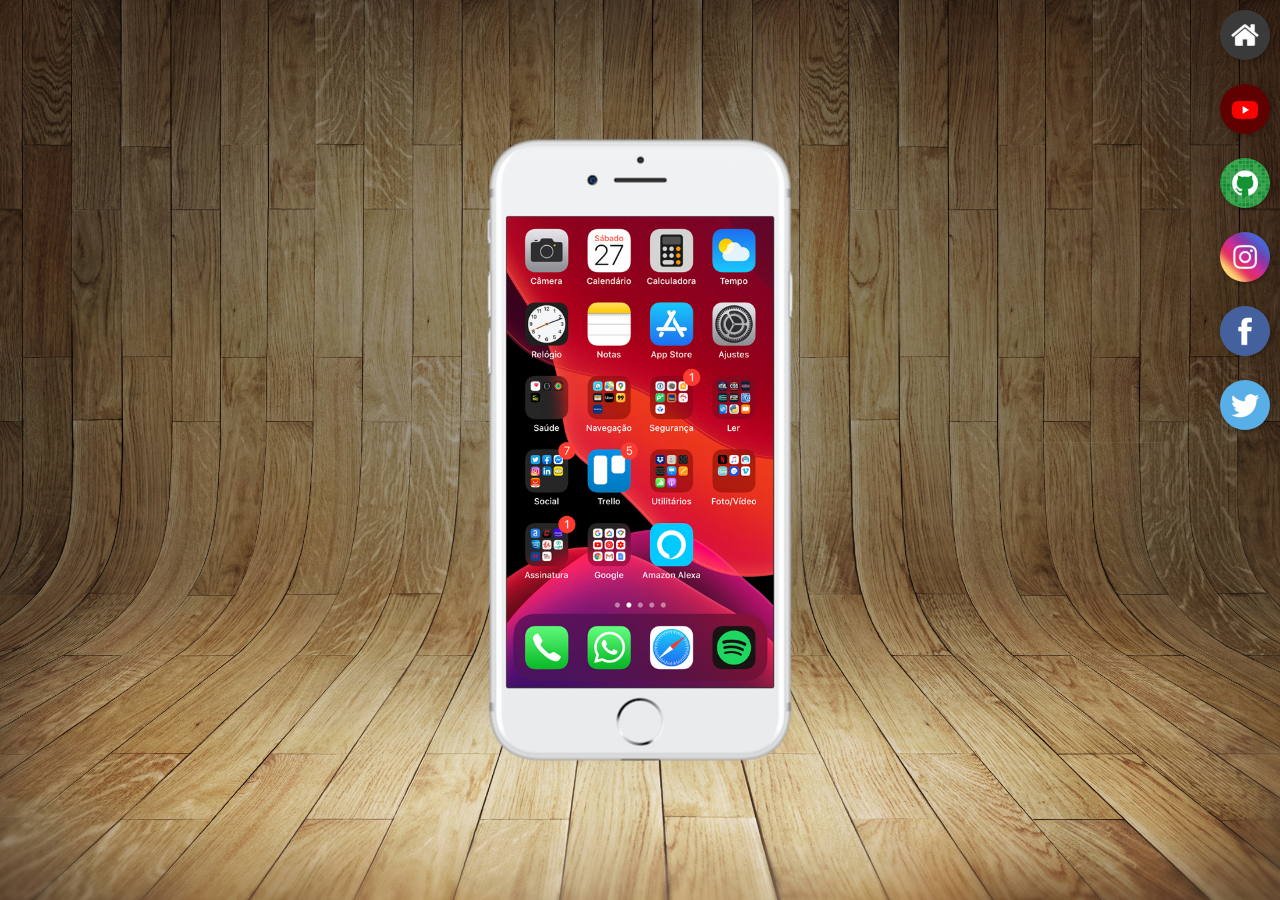
<file: index.html>
<!DOCTYPE html>
<html lang="pt-br">
<head>
    <meta charset="UTF-8">
    <meta http-equiv="X-UA-Compatible" content="IE=edge">
    <meta name="viewport" content="width=device-width, initial-scale=1.0">
    <title>Projeto Redes Sociais</title>
    <link rel="shortcut icon" href="favicon.ico" type="image/x-icon">
    <link rel="stylesheet" href="estilos/style.css">
</head>
<body>
   <main>
    <section id="telefone">
        <iframe src="home.html" name="tela" id="tela" frameborder="0">
            Seu Navegador não é compativel com Isso....
        </iframe>
    </section>
    <section id="redessociais">
        <a href="home.html" target="tela"><img src="imagens/logo-home.jpg" alt="home"></a><br>
        <a href="youtube.html" target="tela"><img src="imagens/logo-youtube.jpg" alt="youtube"></a><br>
        <a href="github.html" target="tela"><img src="imagens/logo-github.jpg" alt="GitHub"></a><br>
        <a href="instagran.html" target="tela"><img src="imagens/logo-instagram.jpg" alt="Instagran"></a><br>
        <a href="facebook.html" target="tela"><img src="imagens/logo-facebook.jpg" alt="facebook"></a><br>
        <a href="twitter.html" target="tela"><img src="imagens/logo-twitter.jpg" alt="twitter"></a>
    </section>
   </main>
</body>
</html>
</file>
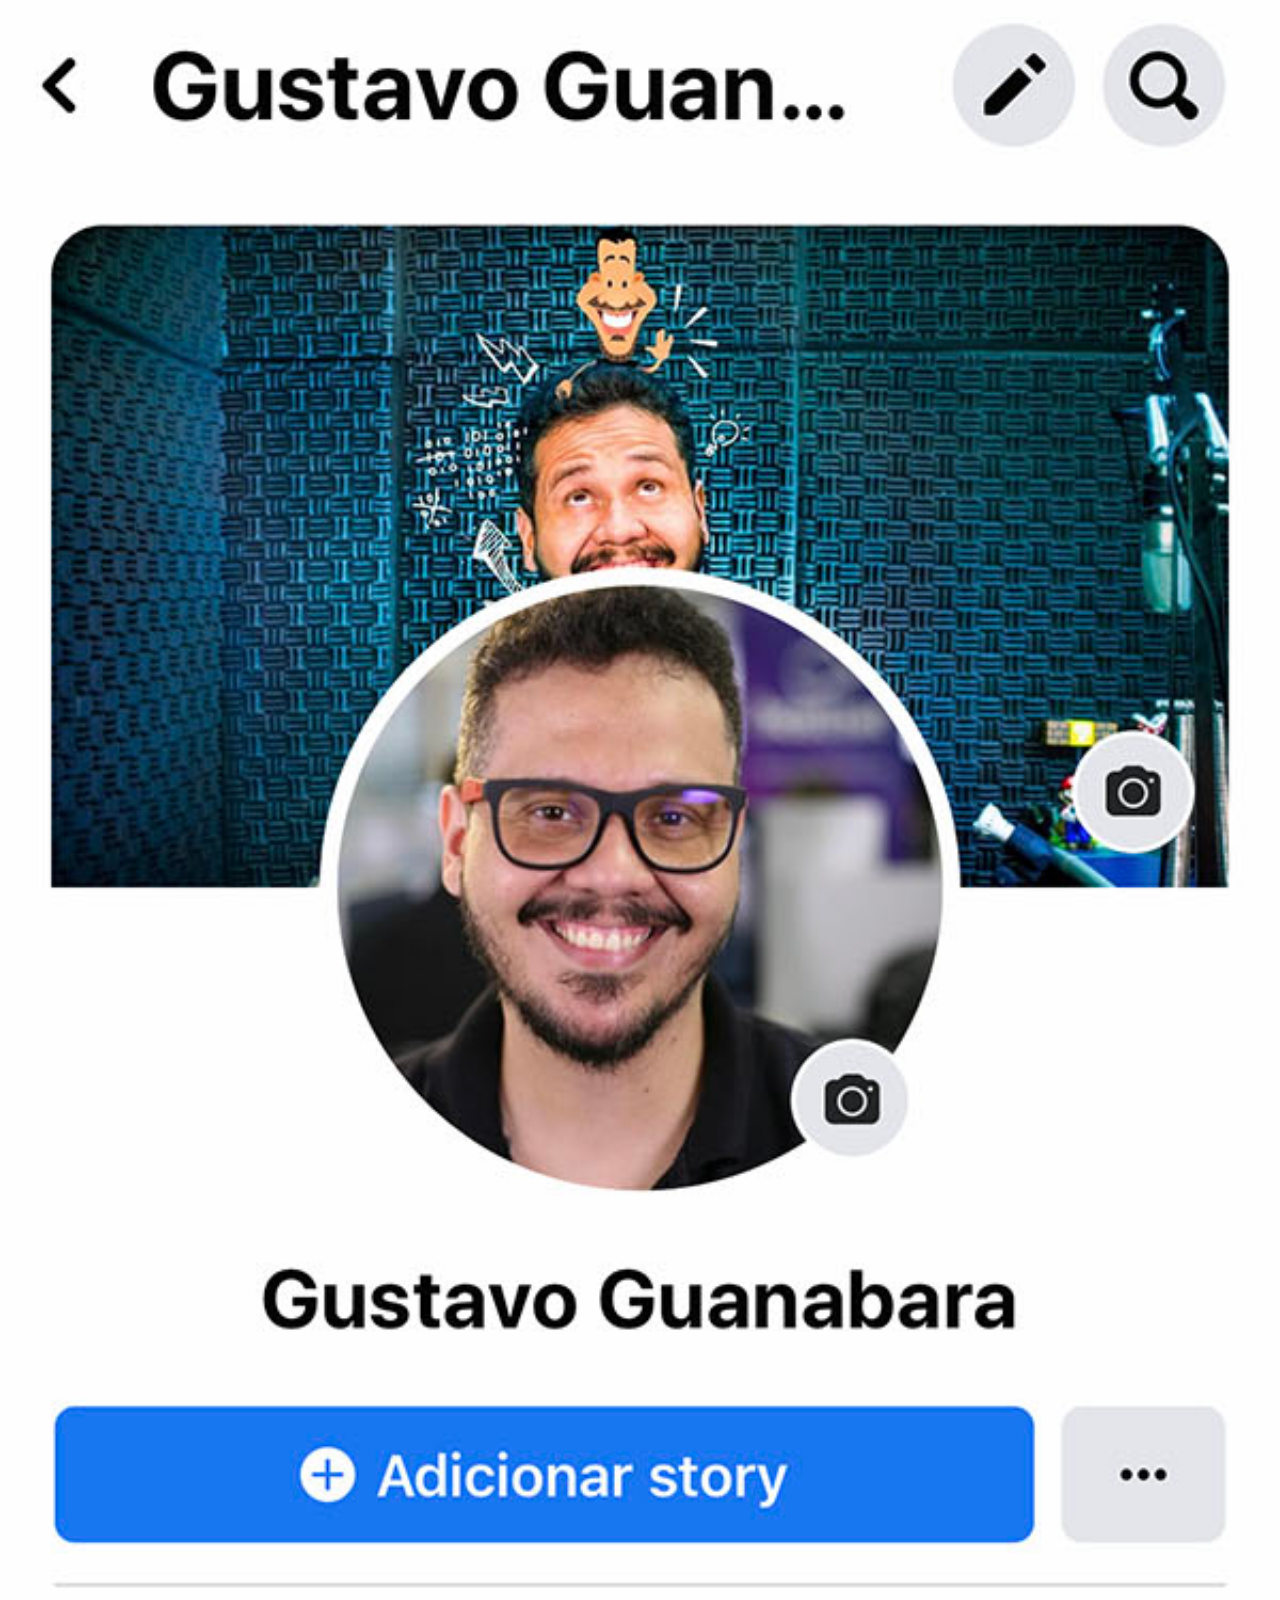
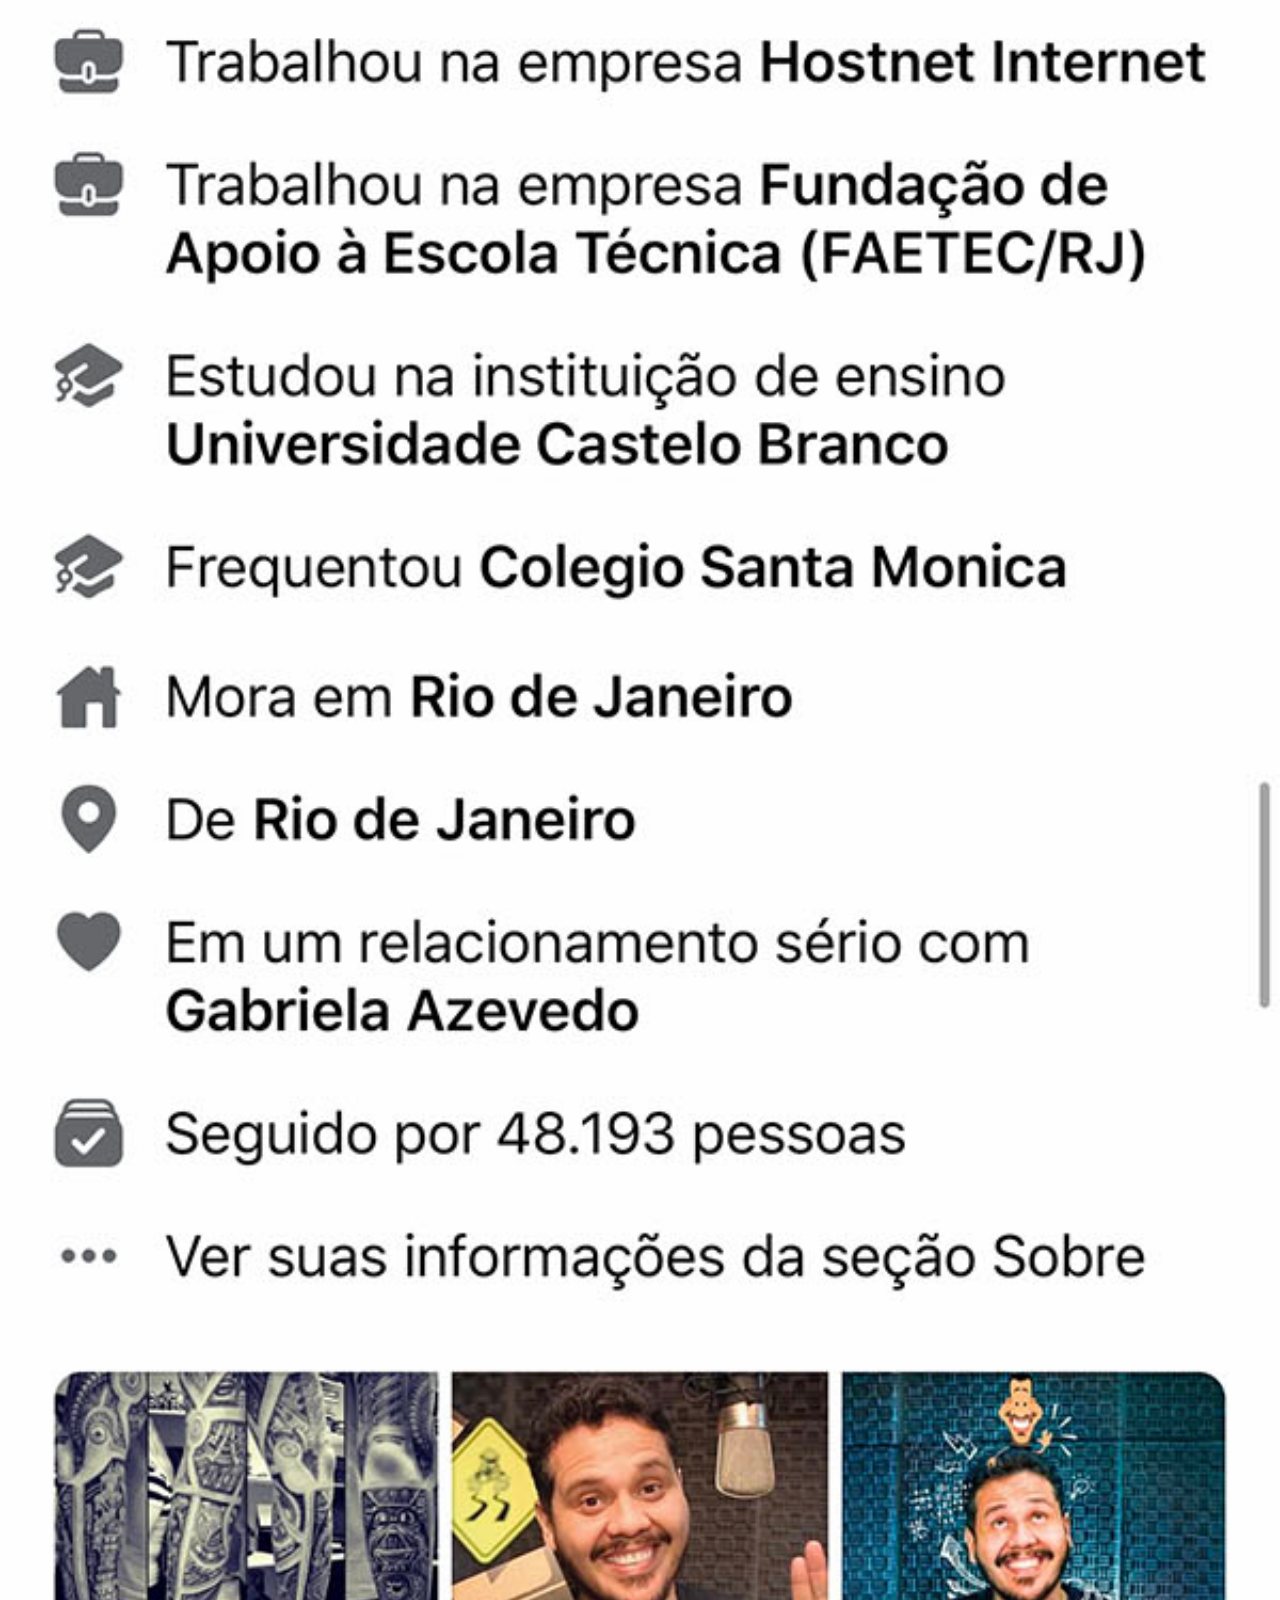
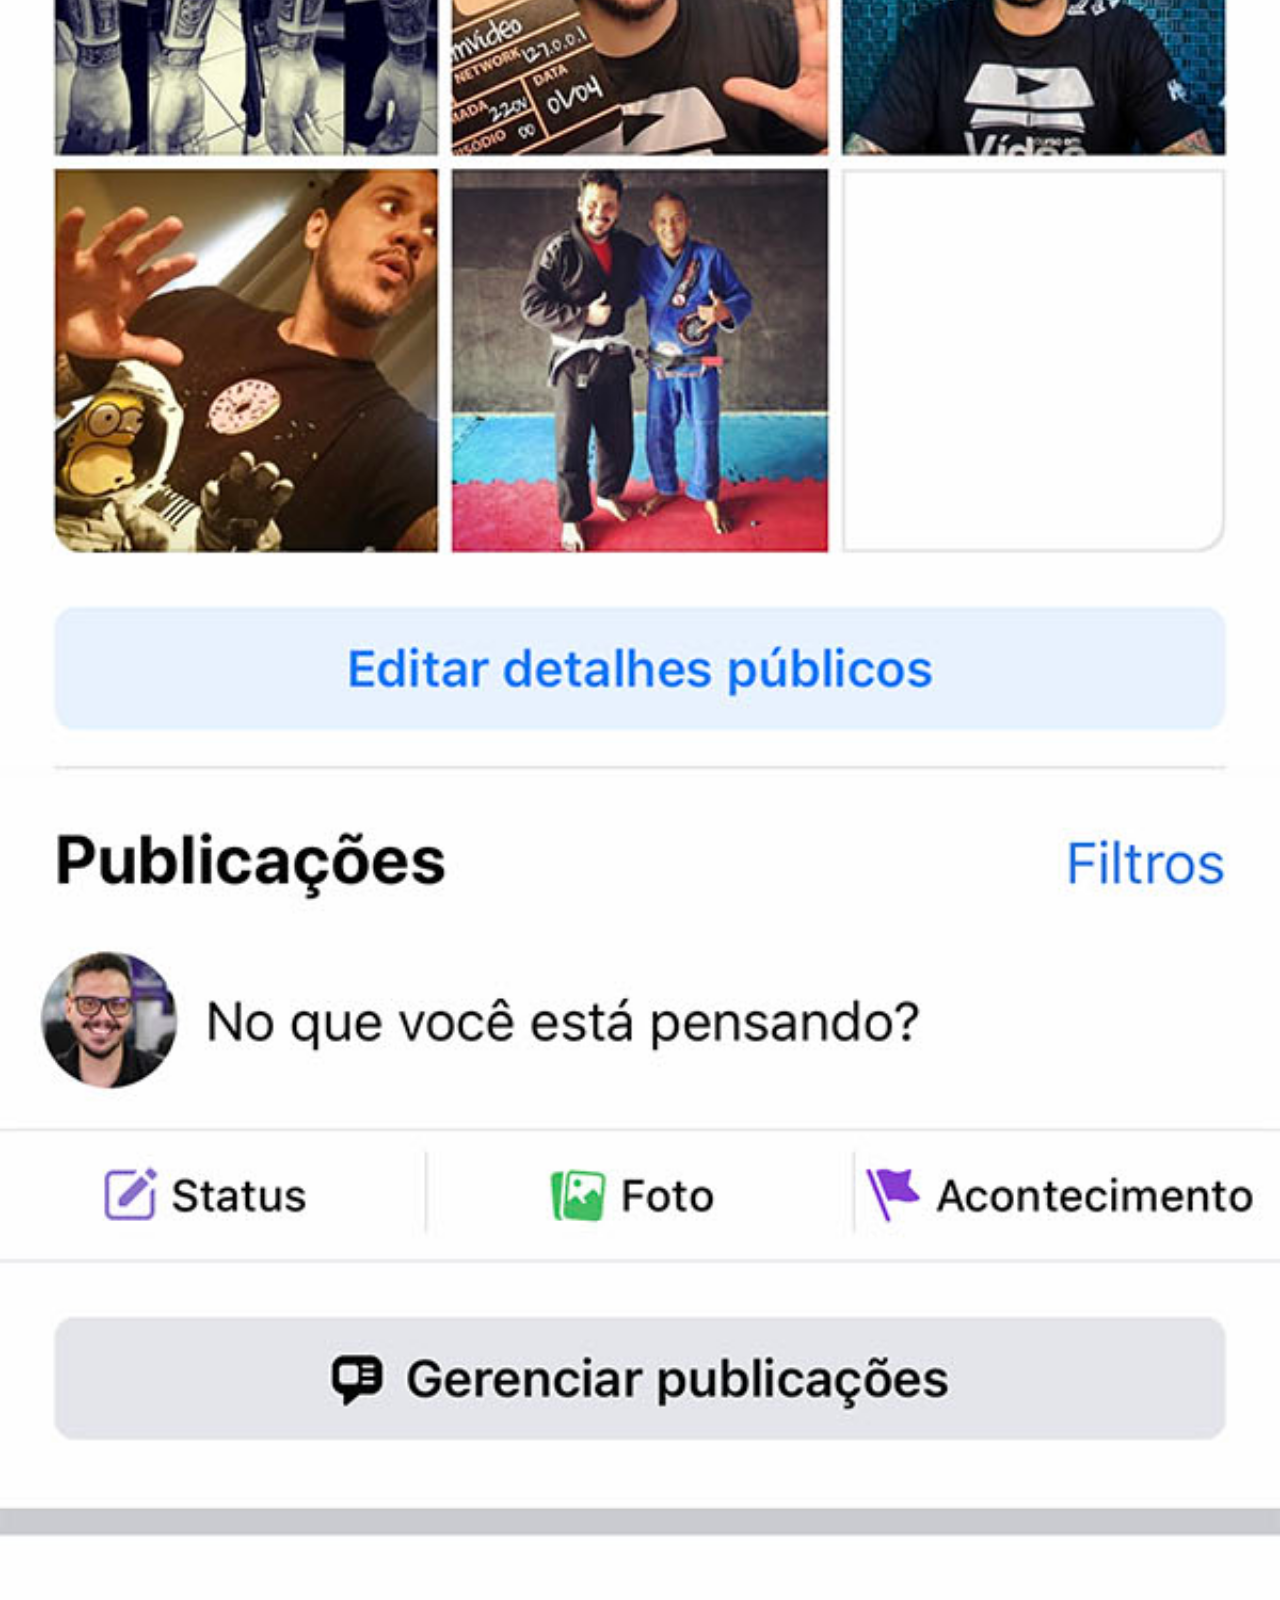
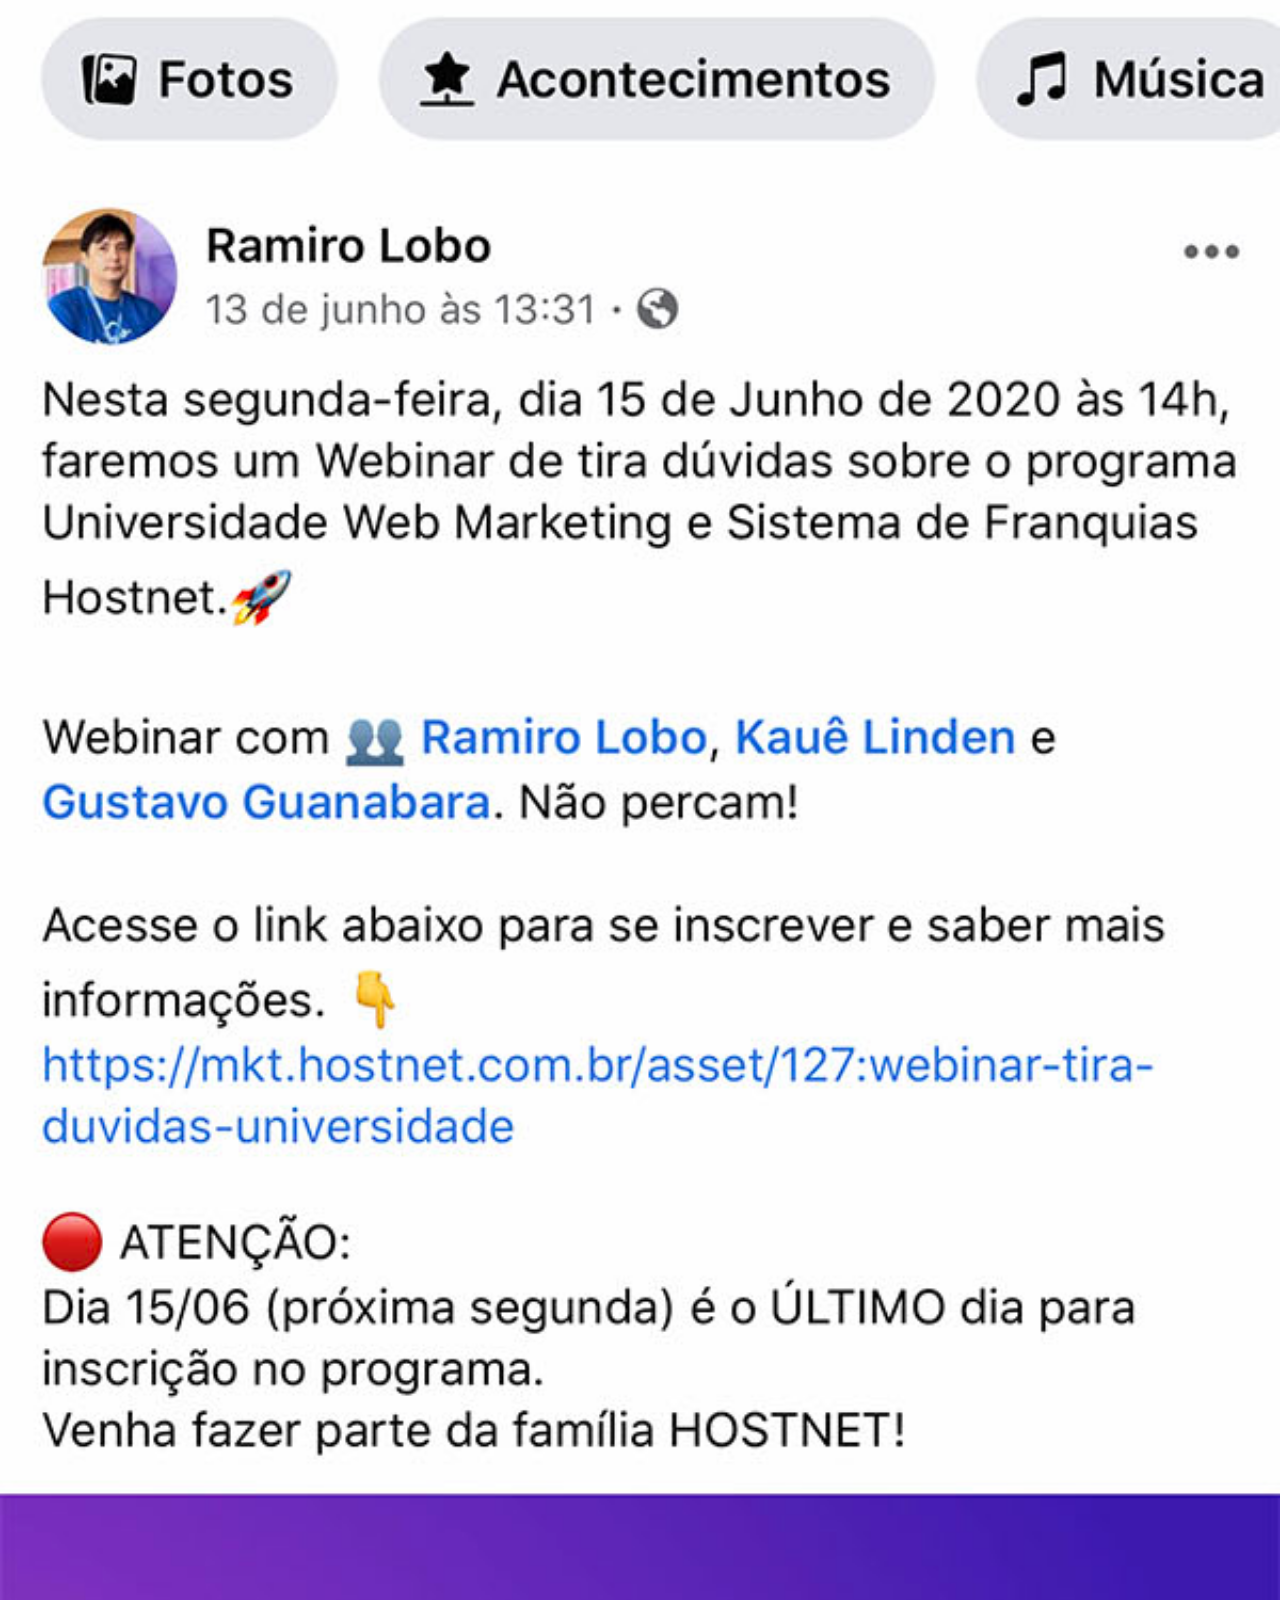
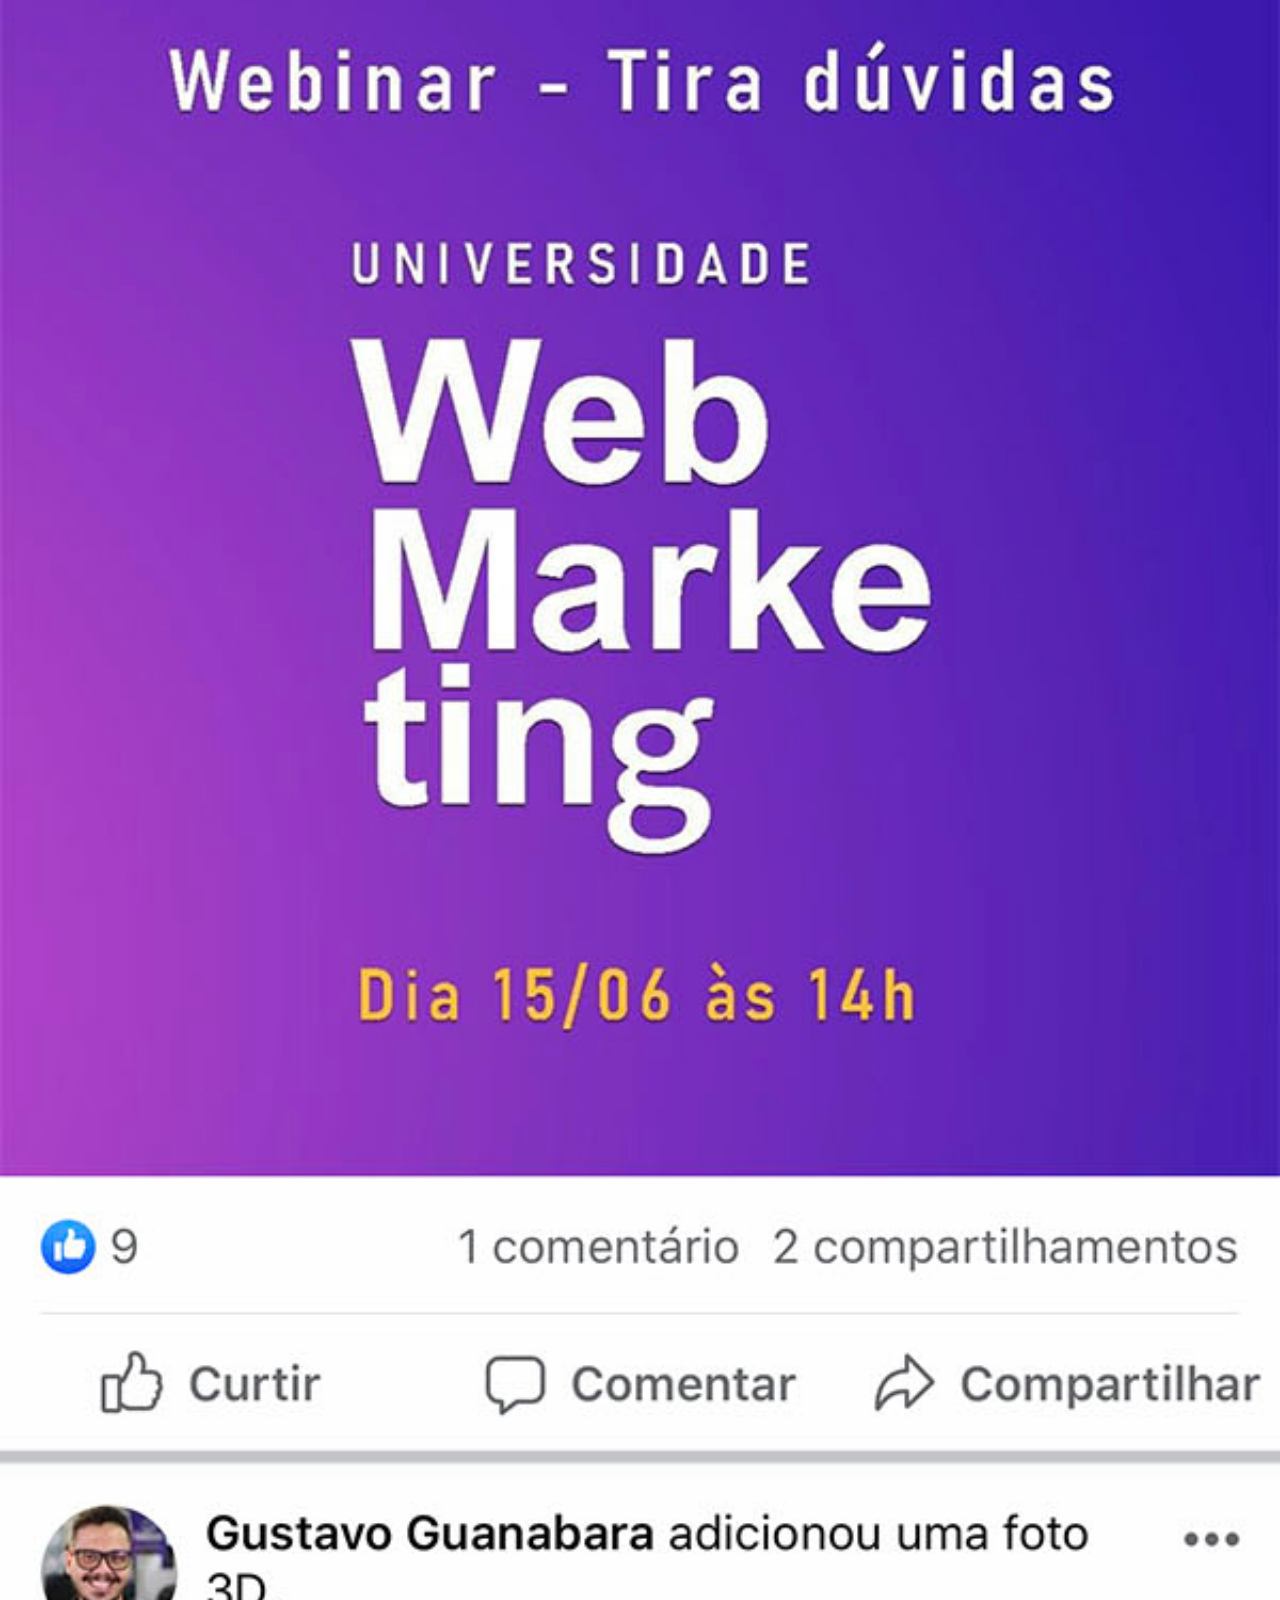
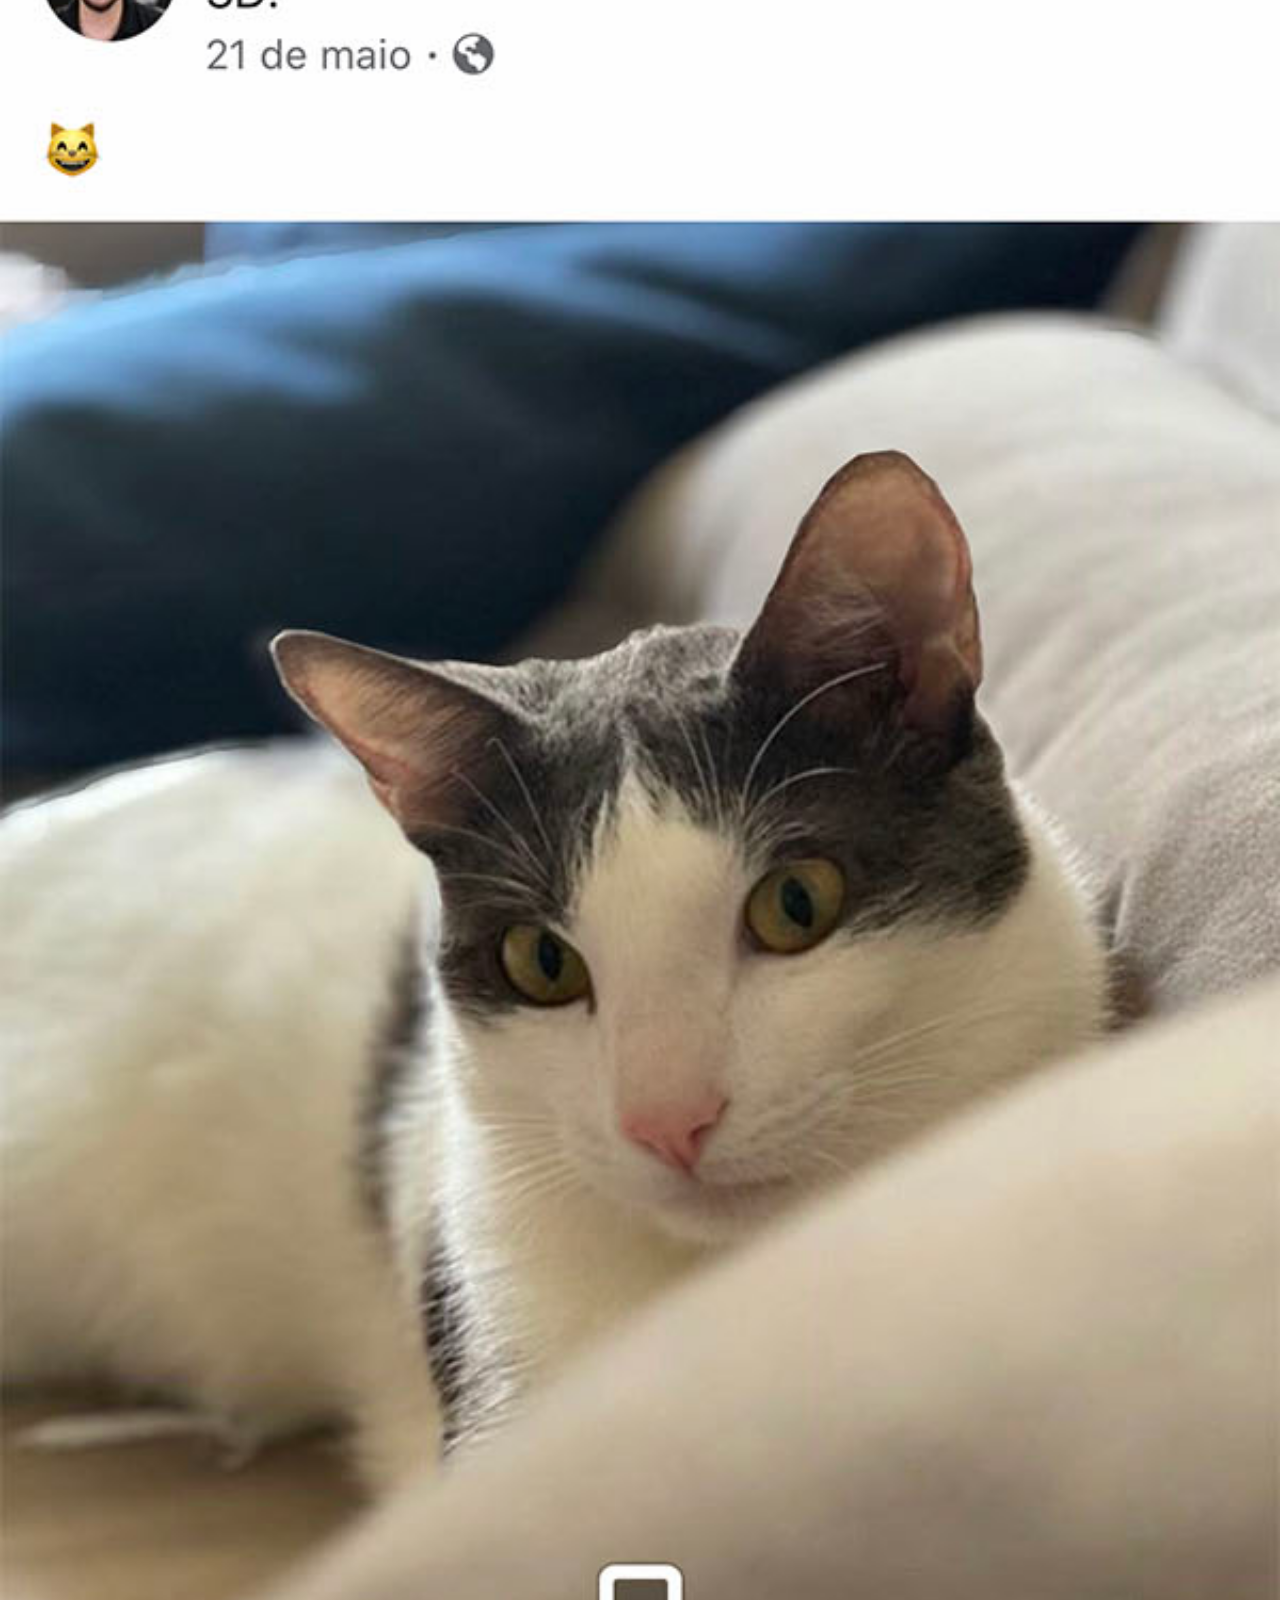
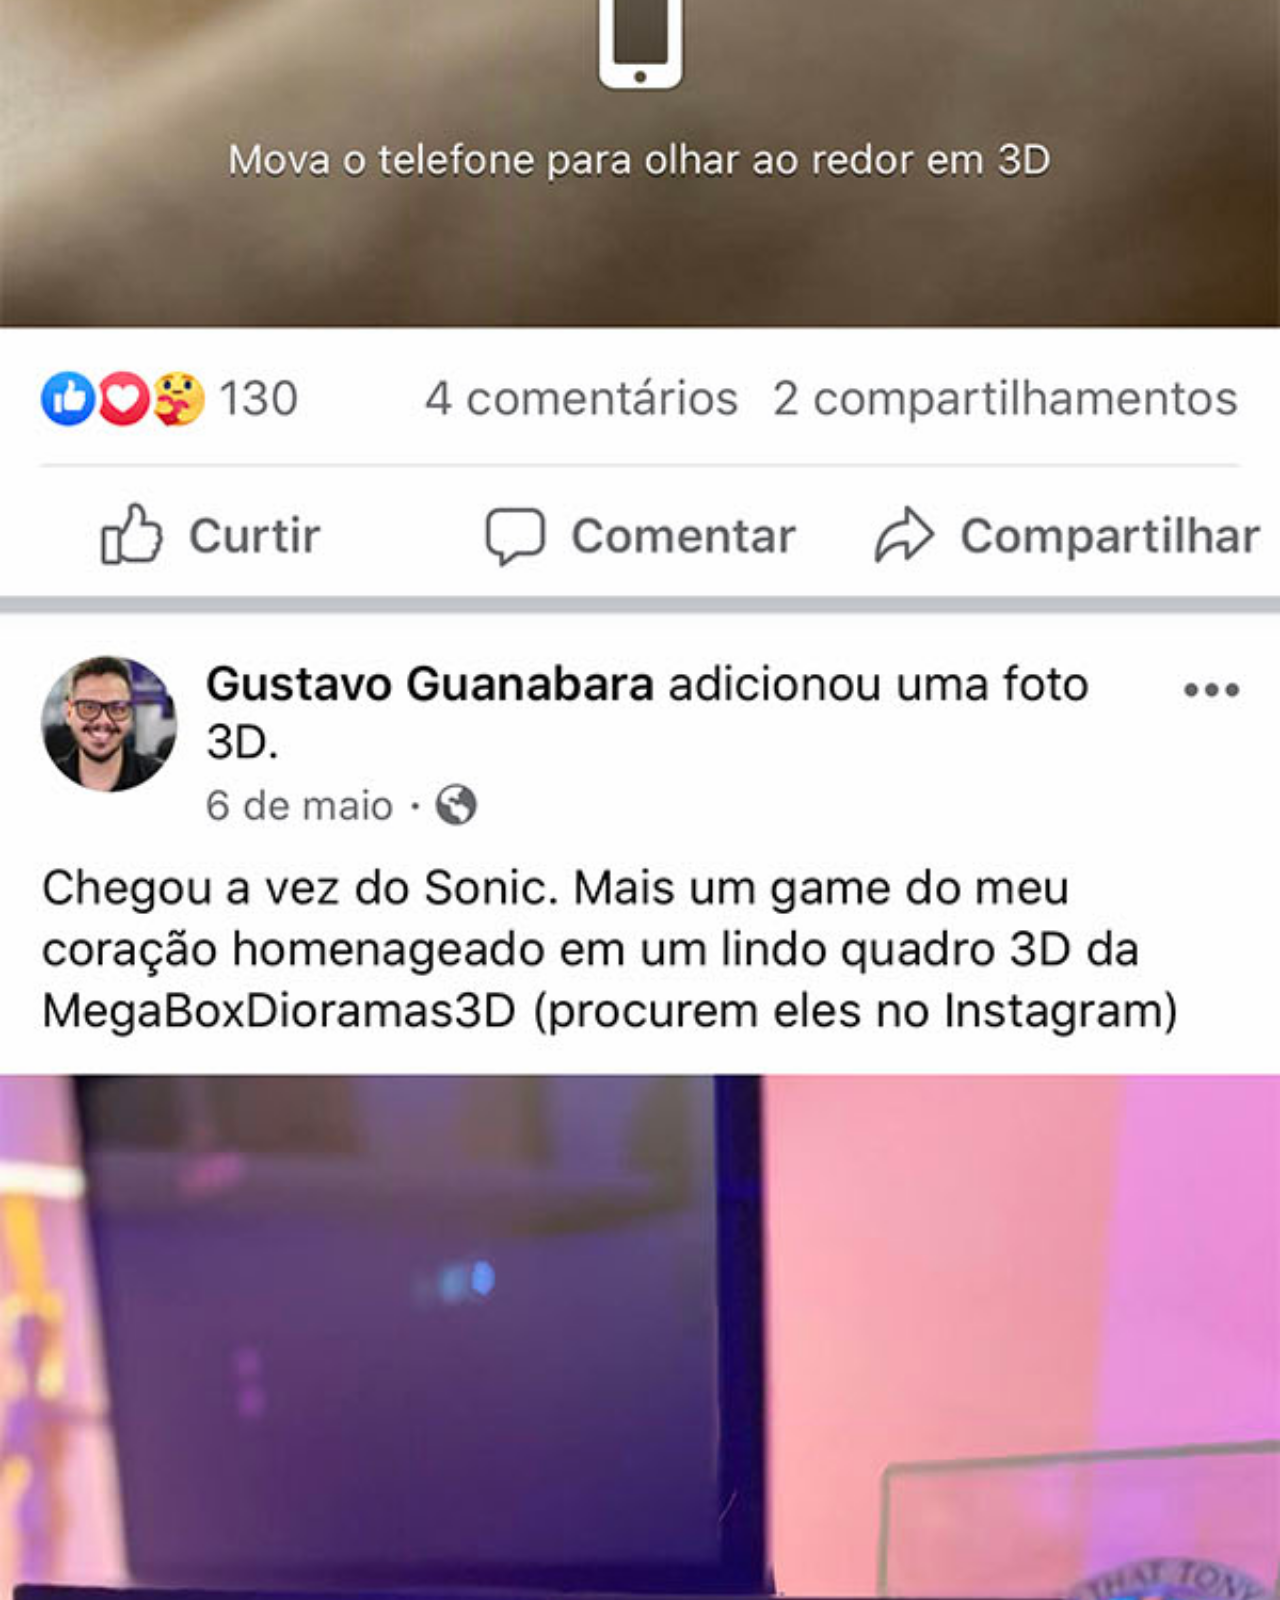
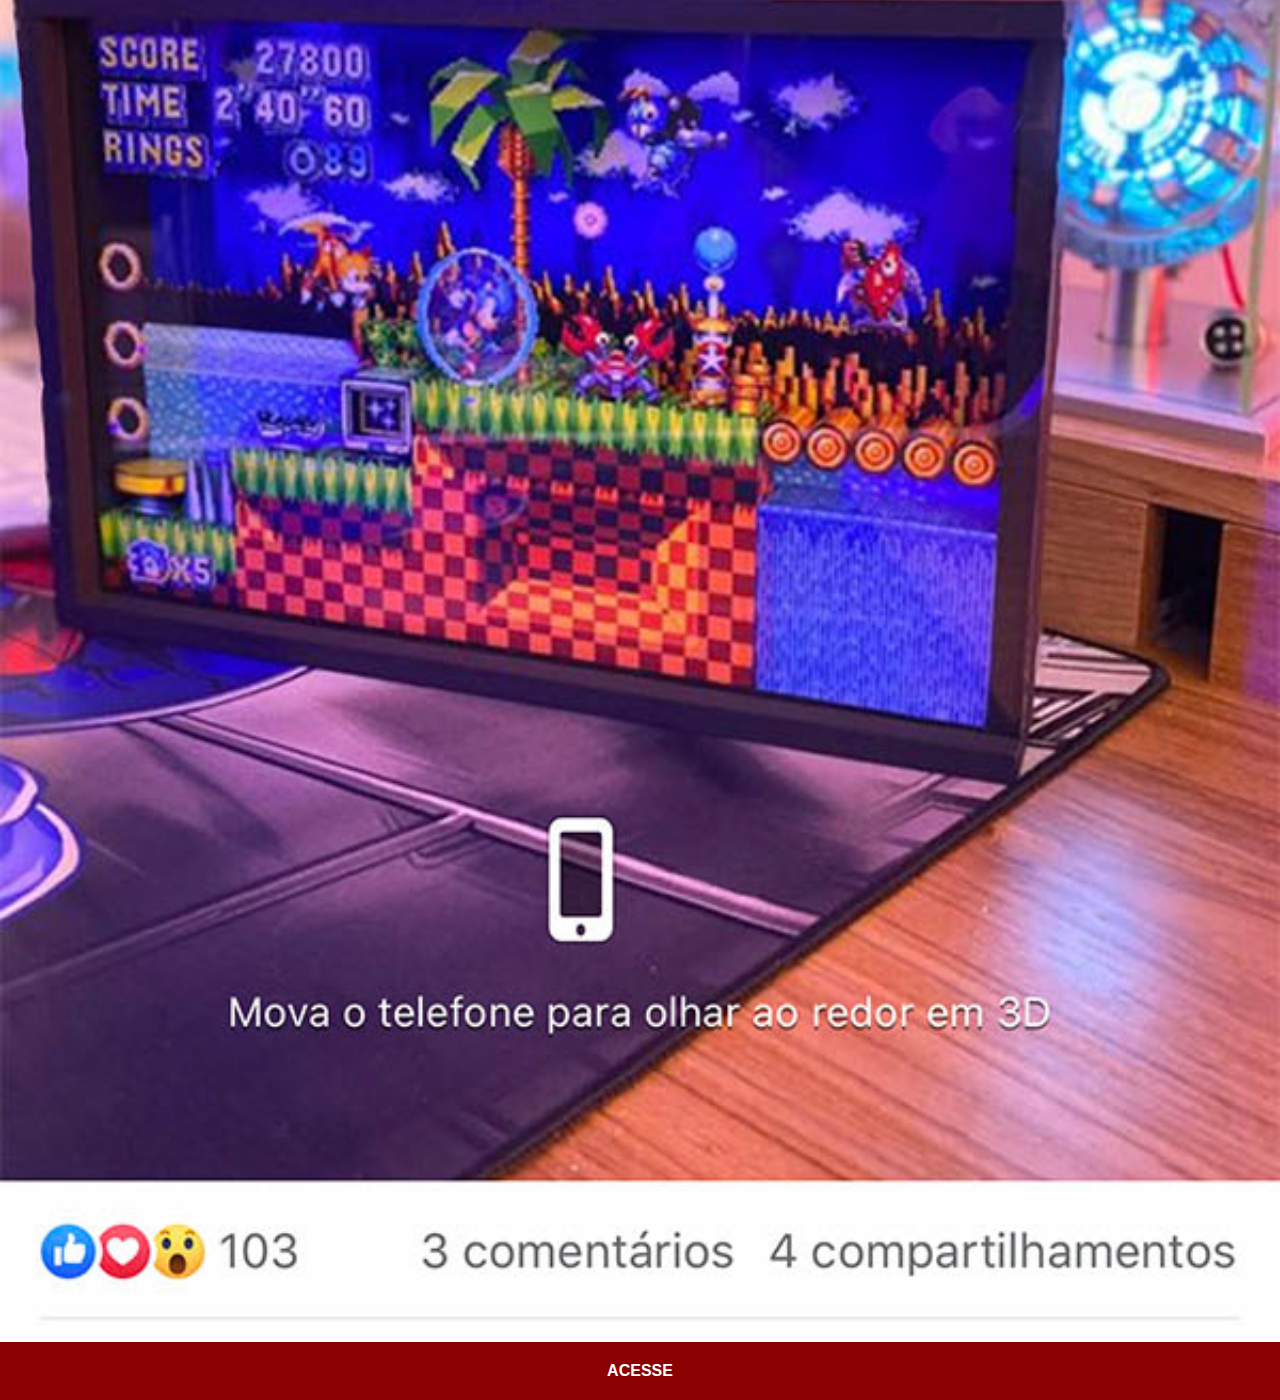
<file: facebook.html>
<!DOCTYPE html>
<html lang="pt-br">
<head>
    <meta charset="UTF-8">
    <meta http-equiv="X-UA-Compatible" content="IE=edge">
    <meta name="viewport" content="width=device-width, initial-scale=1.0">
    <title>Facebook</title>
    <link rel="stylesheet" href="estilos/social.css">
    
</head>
<body>
    <img src="imagens/tela-facebook.jpg" alt="ACESSE">
    <a href="https://pt-br.facebook.com/" target="_blank">ACESSE</a>
</body>
</html>
</file>
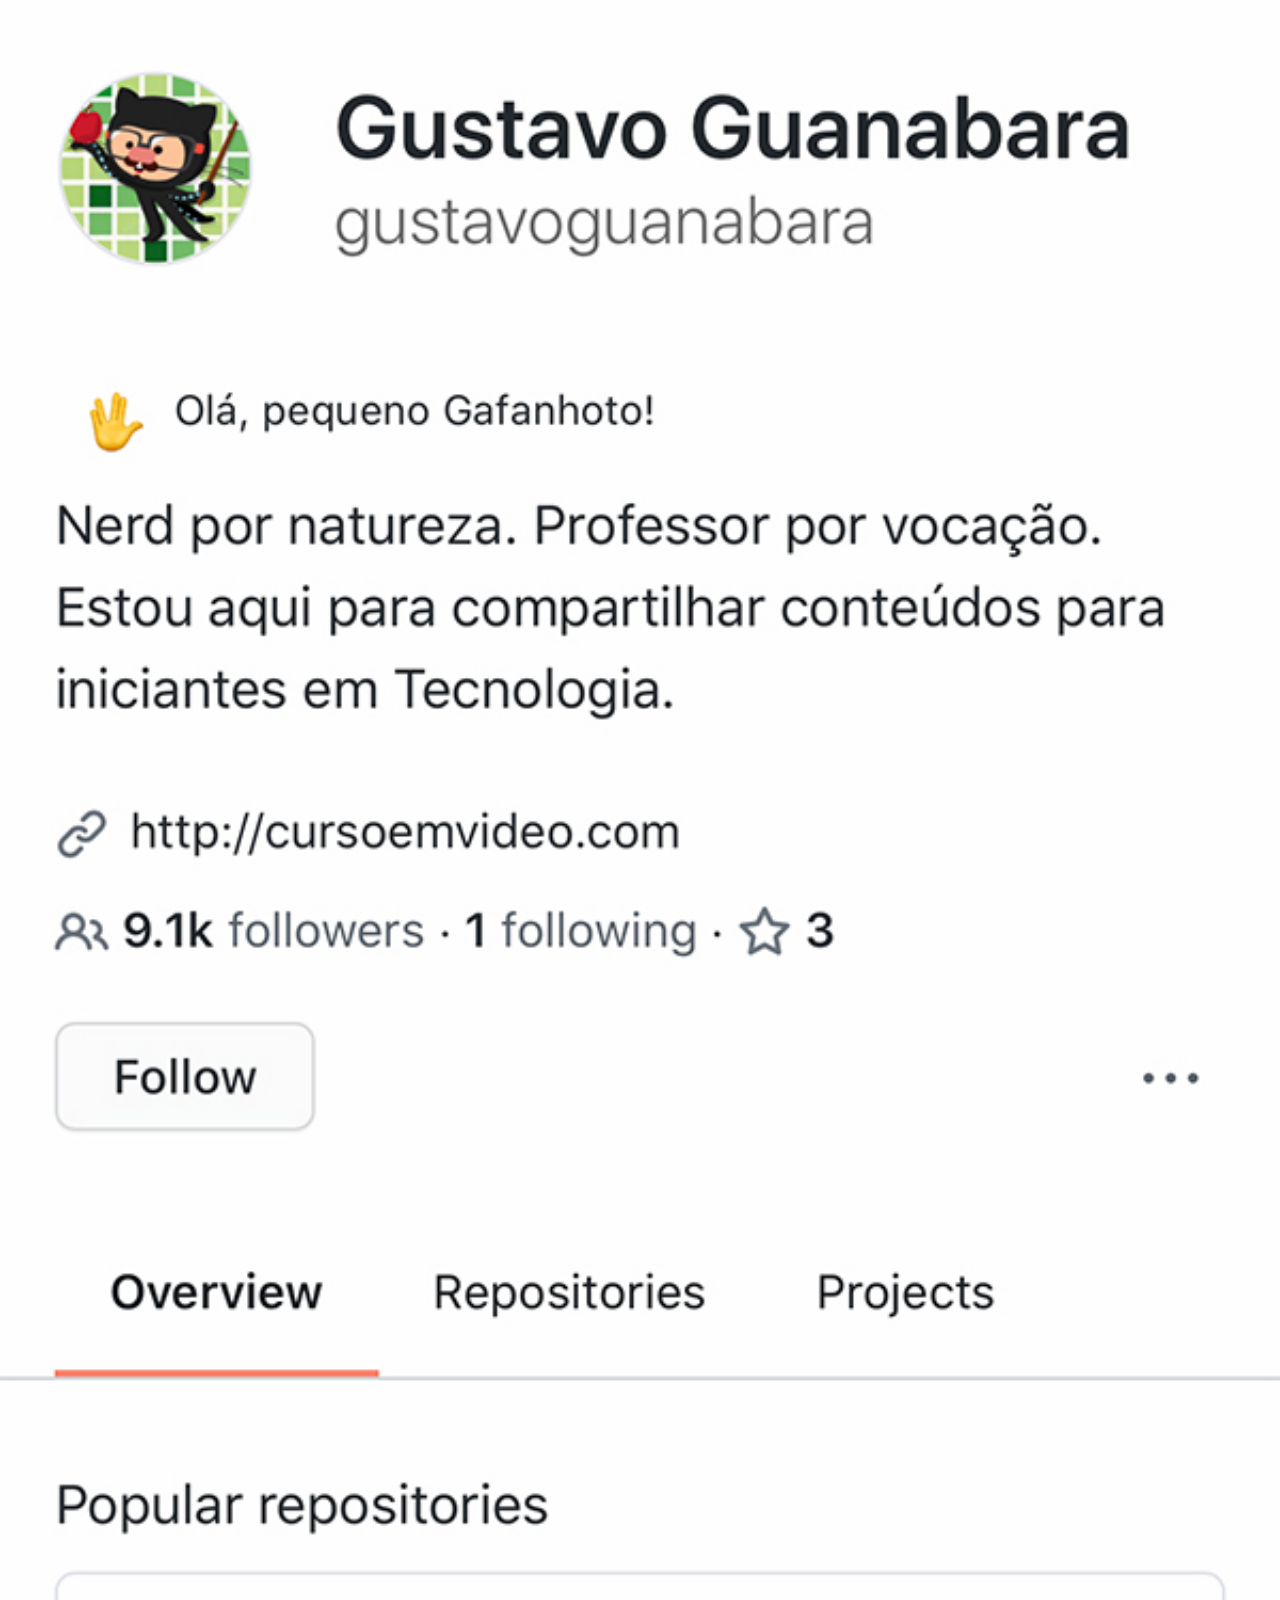
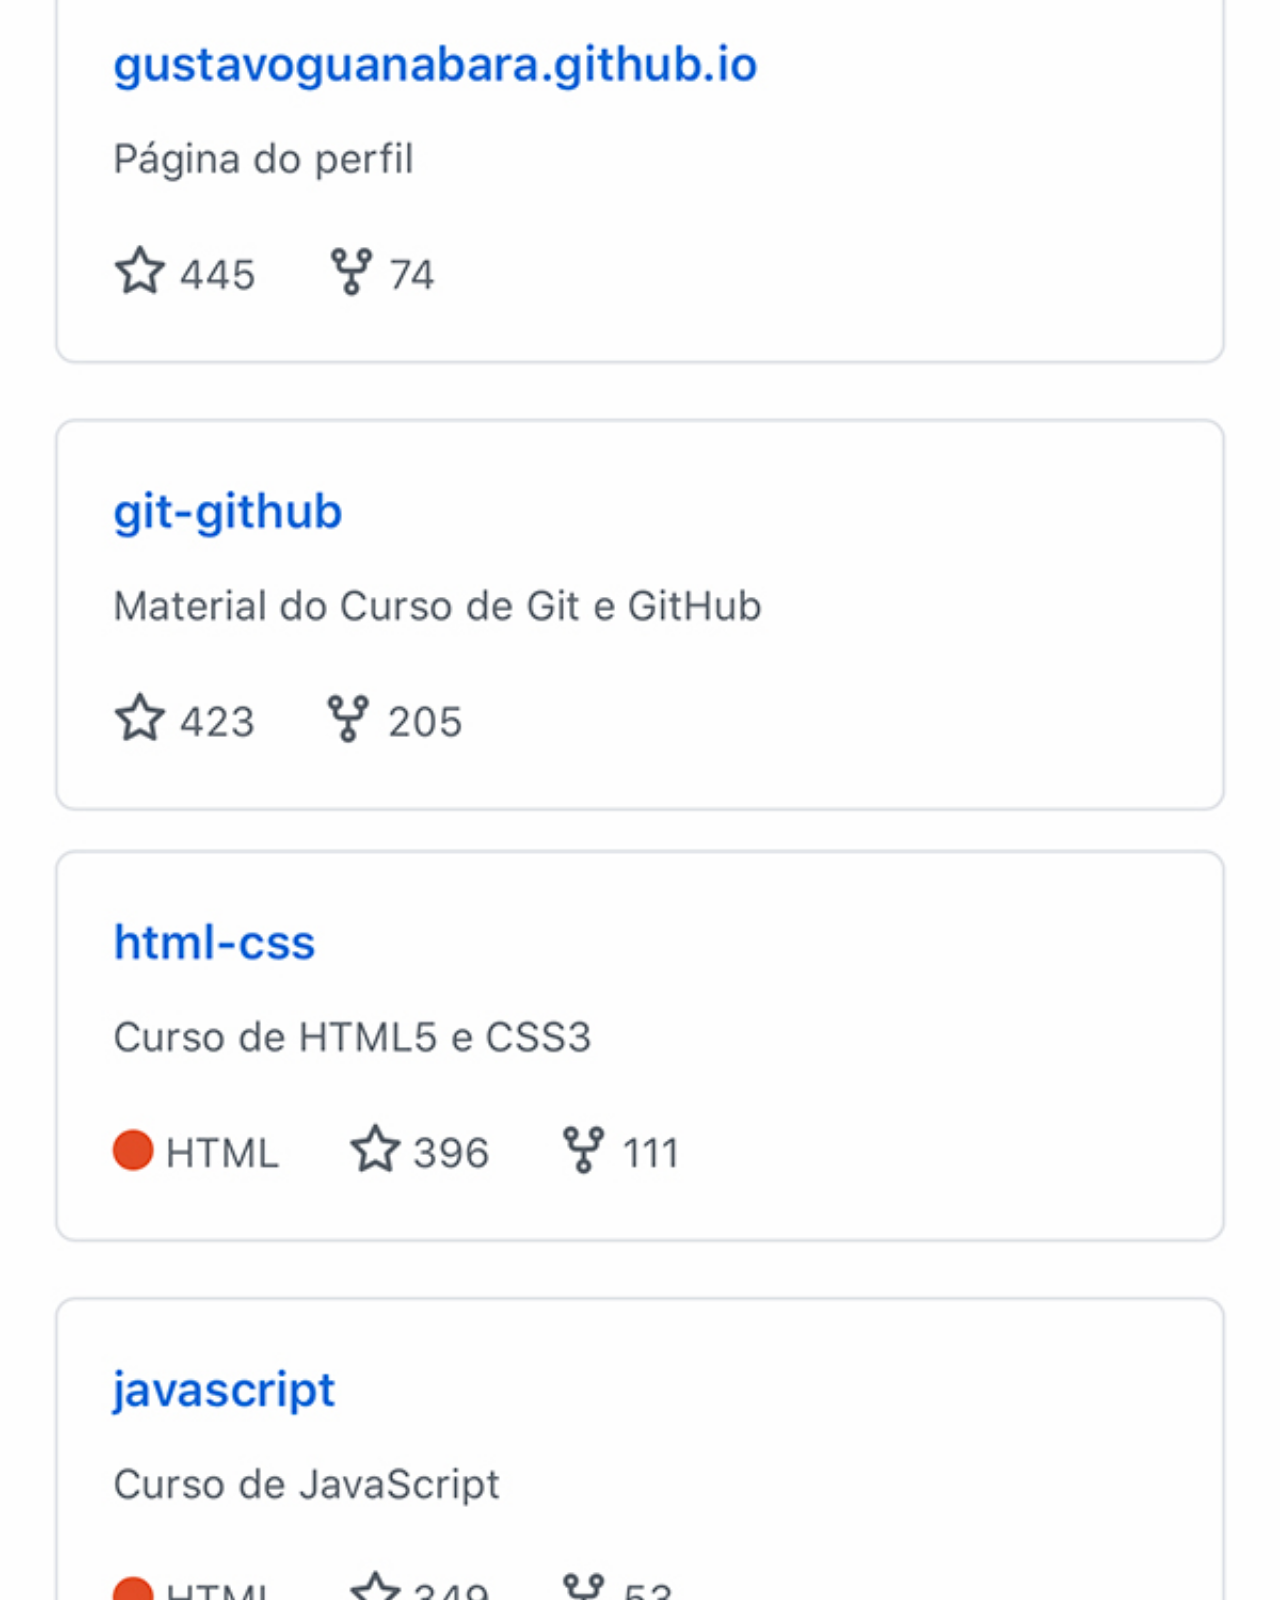
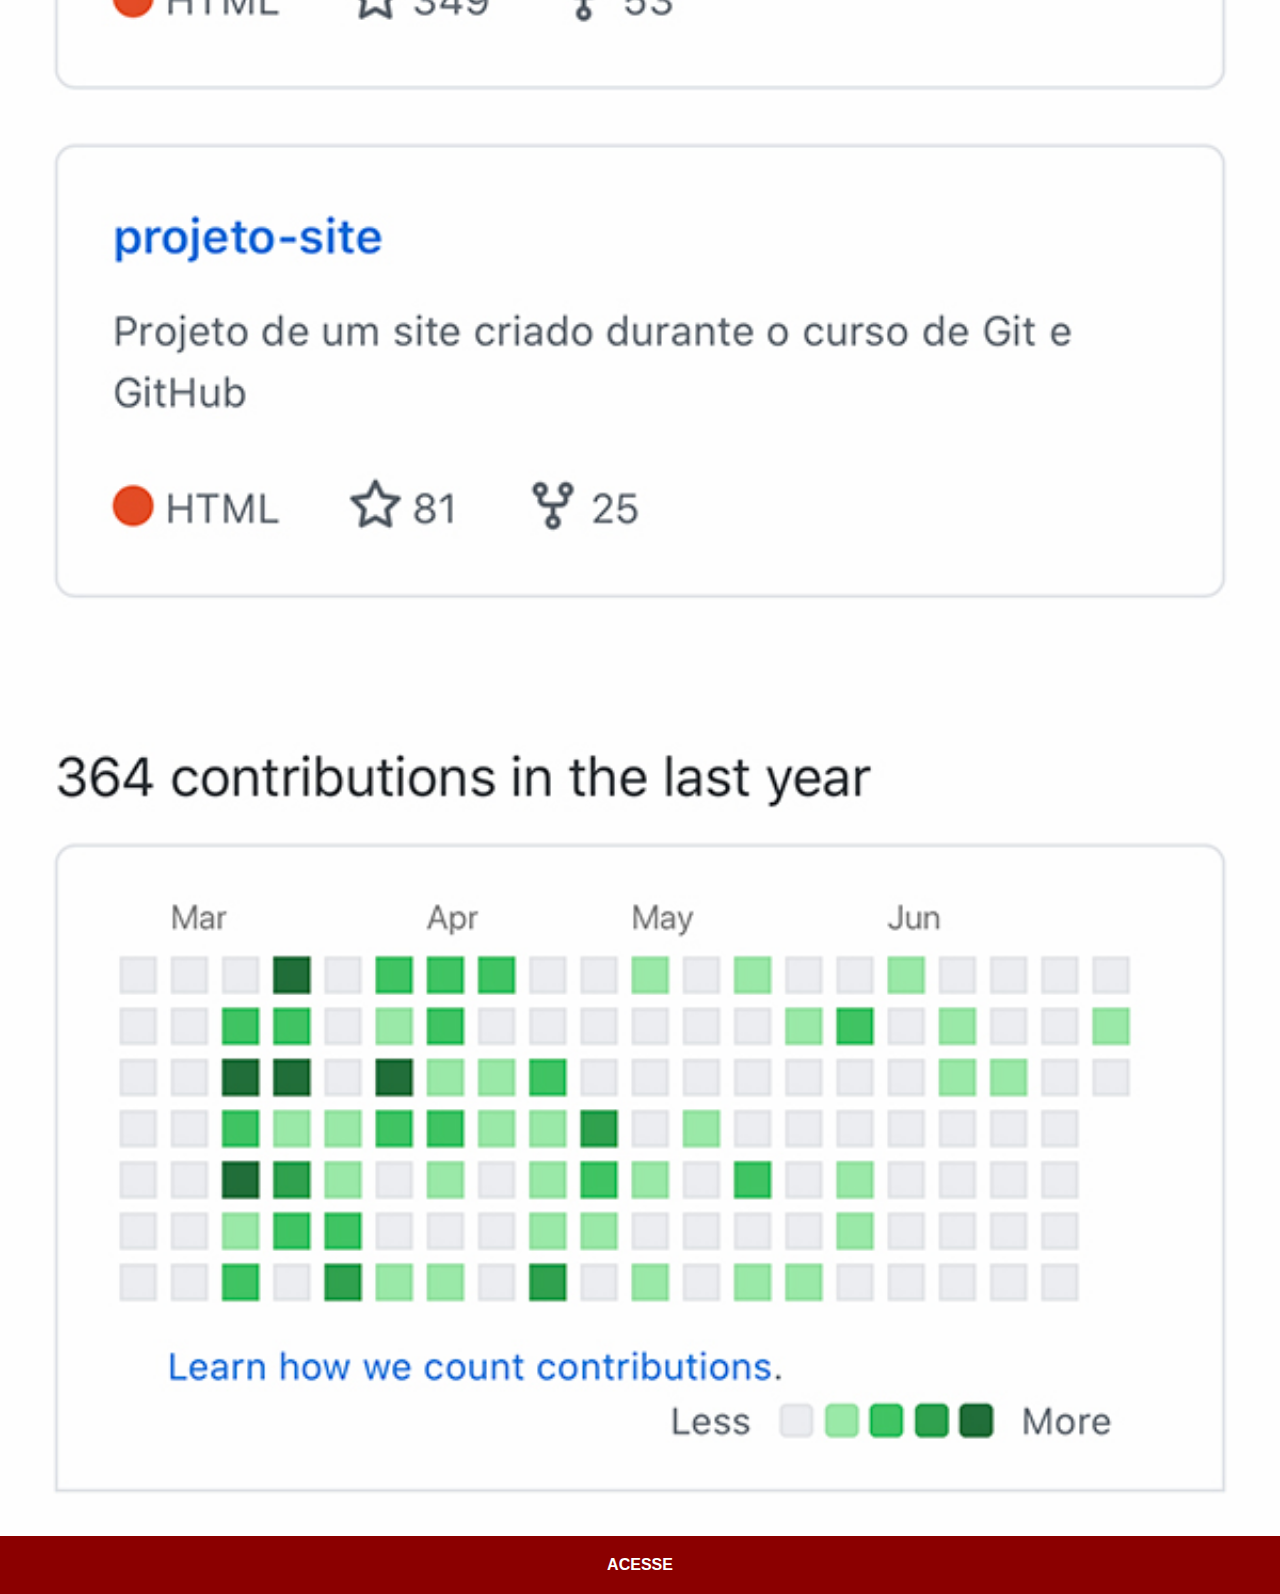
<file: github.html>
<!DOCTYPE html>
<html lang="pt-br">
<head>
    <meta charset="UTF-8">
    <meta http-equiv="X-UA-Compatible" content="IE=edge">
    <meta name="viewport" content="width=device-width, initial-scale=1.0">
    <title>GitHub</title>
    <link rel="stylesheet" href="estilos/social.css">
    
    
</head>
<body>
    <img src="imagens/tela-github.jpg" alt="GitHub">
    <a href="https://github.com/Daniloalmeid" target="_blank">ACESSE</a>
</body>
</html>
</file>
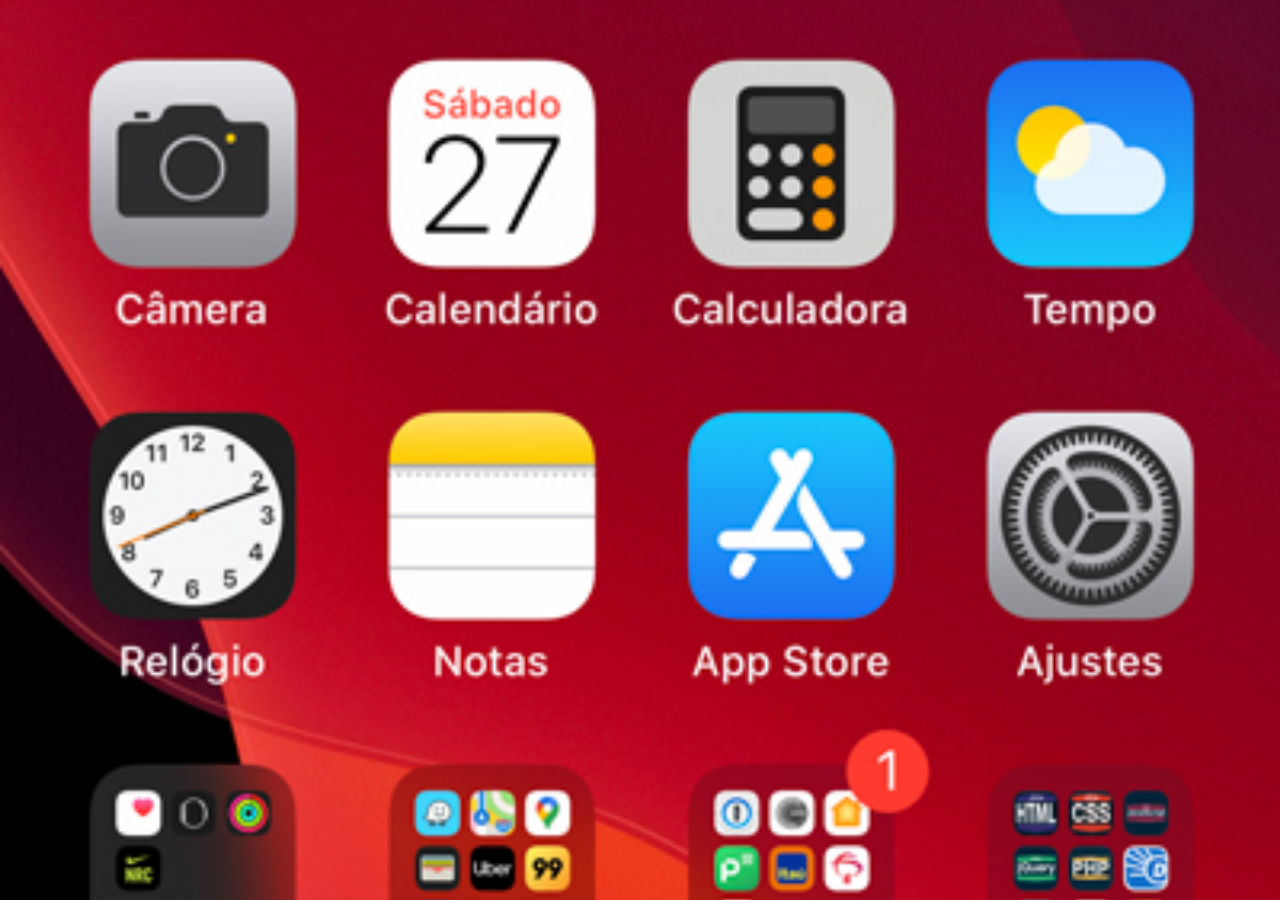
<file: home.html>
<!DOCTYPE html>
<html lang="pt-br">
<head>
    <meta charset="UTF-8">
    <meta http-equiv="X-UA-Compatible" content="IE=edge">
    <meta name="viewport" content="width=device-width, initial-scale=1.0">
    <title>Home</title>
</head>
<style>
    * {
        margin: 0px;
        padding: 0px;
   }
    body{
        width: 100vw;
        height: 100vm;
        background: black url('imagens/tela-home.jpg') no-repeat top center;
        background-size: cover;
   }
</style>
<body>
    
</body>
</html>
</file>
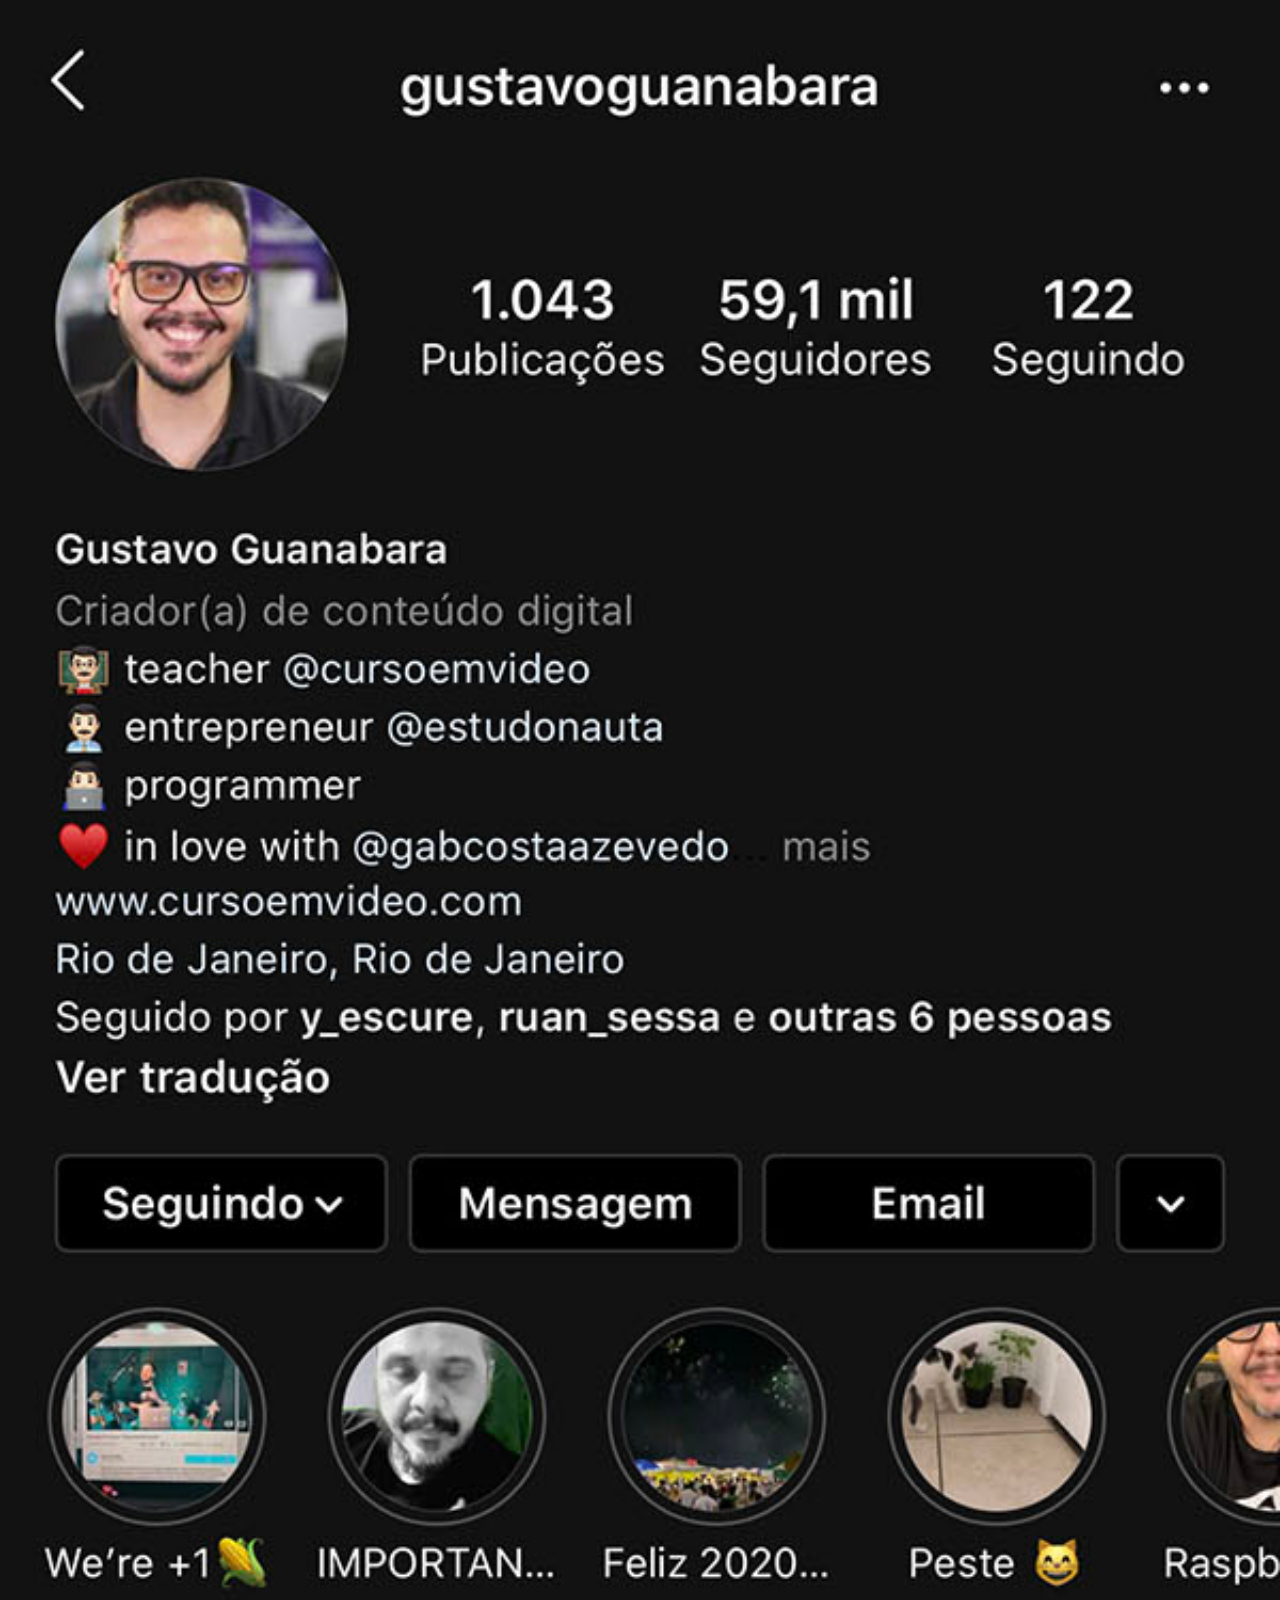
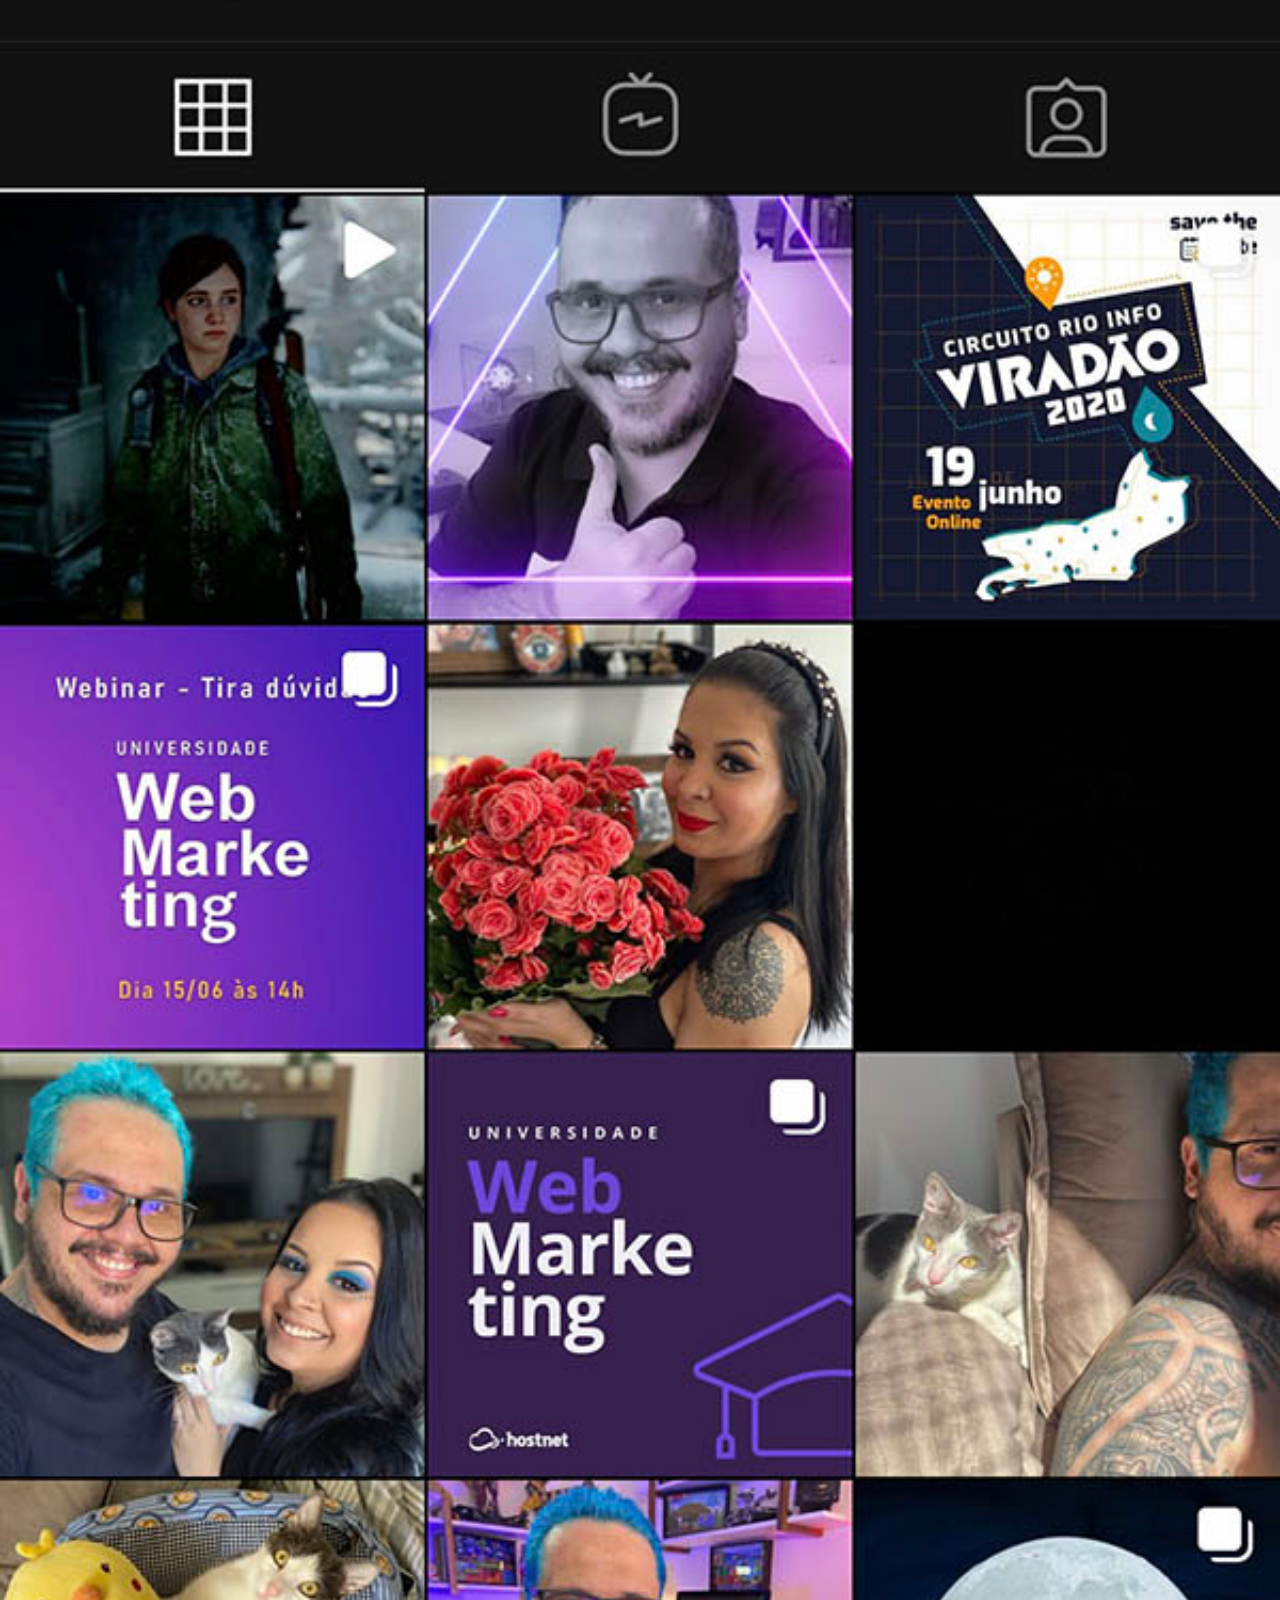
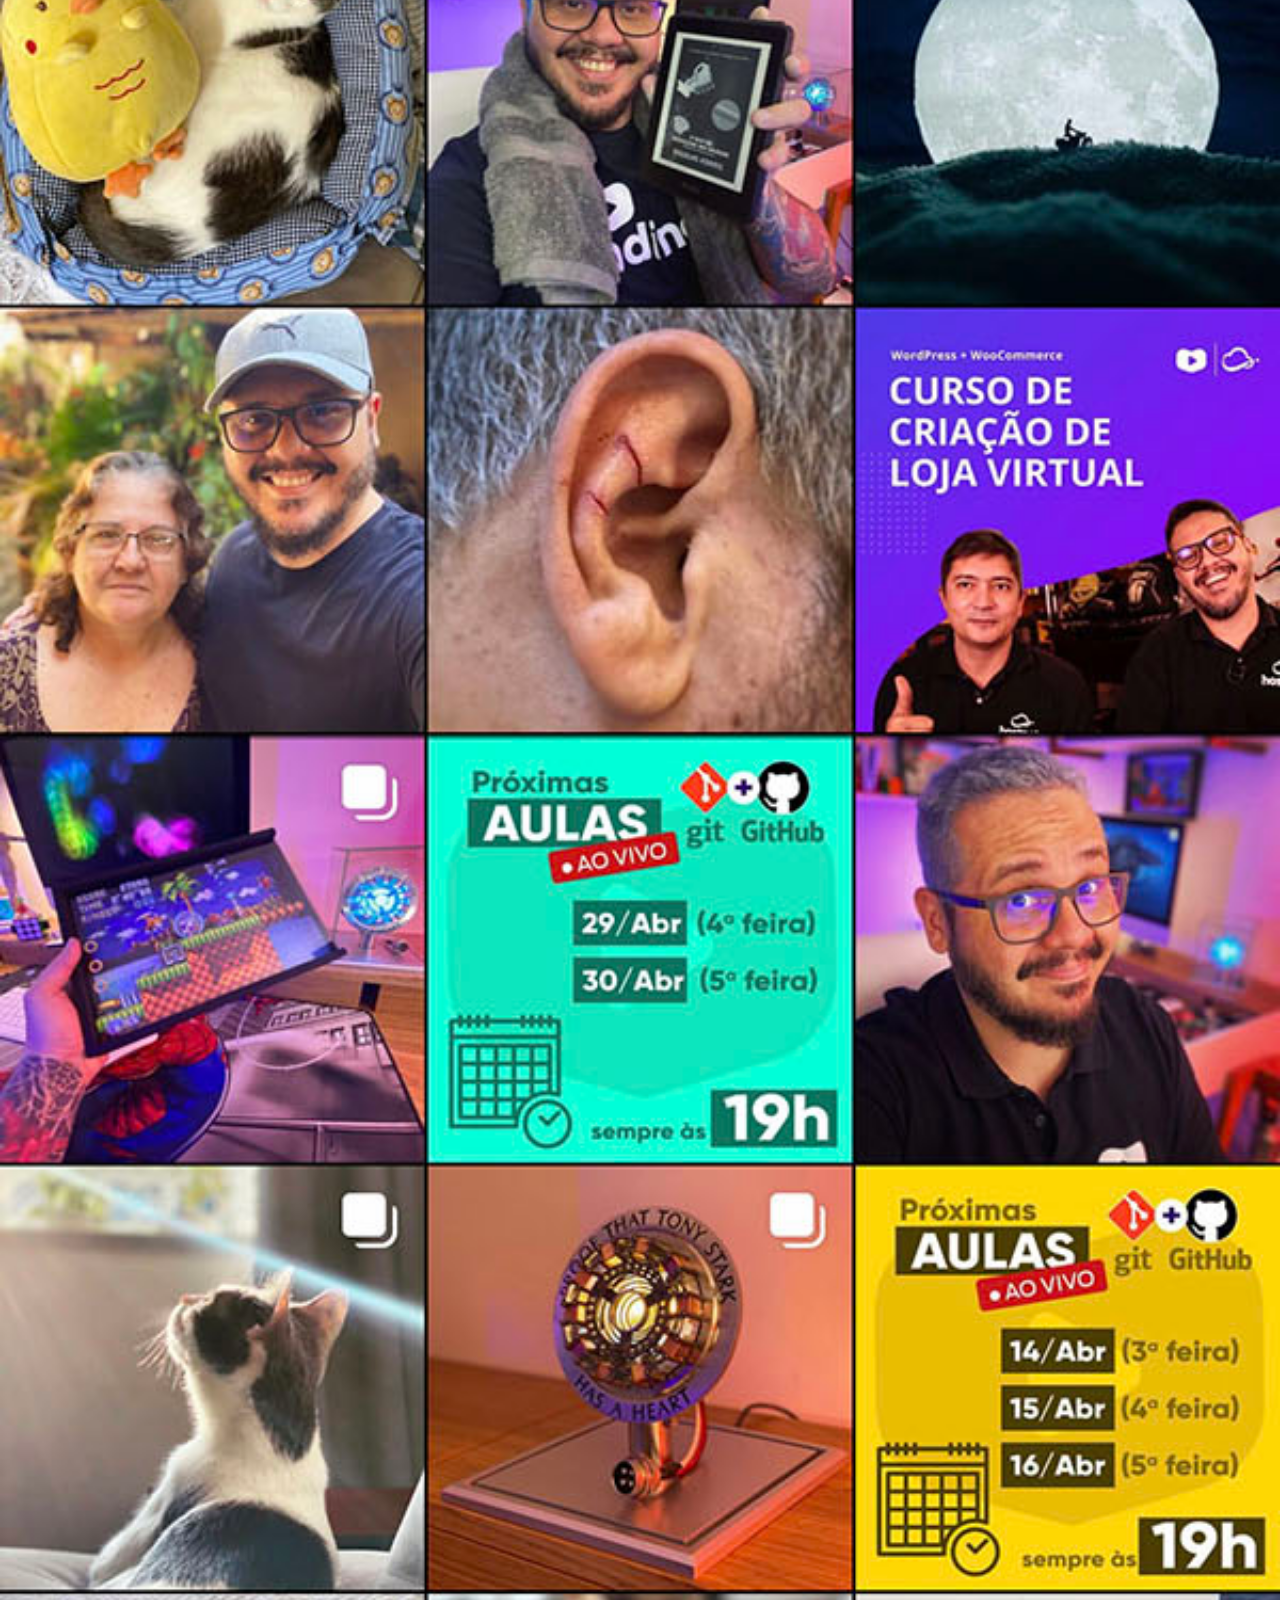
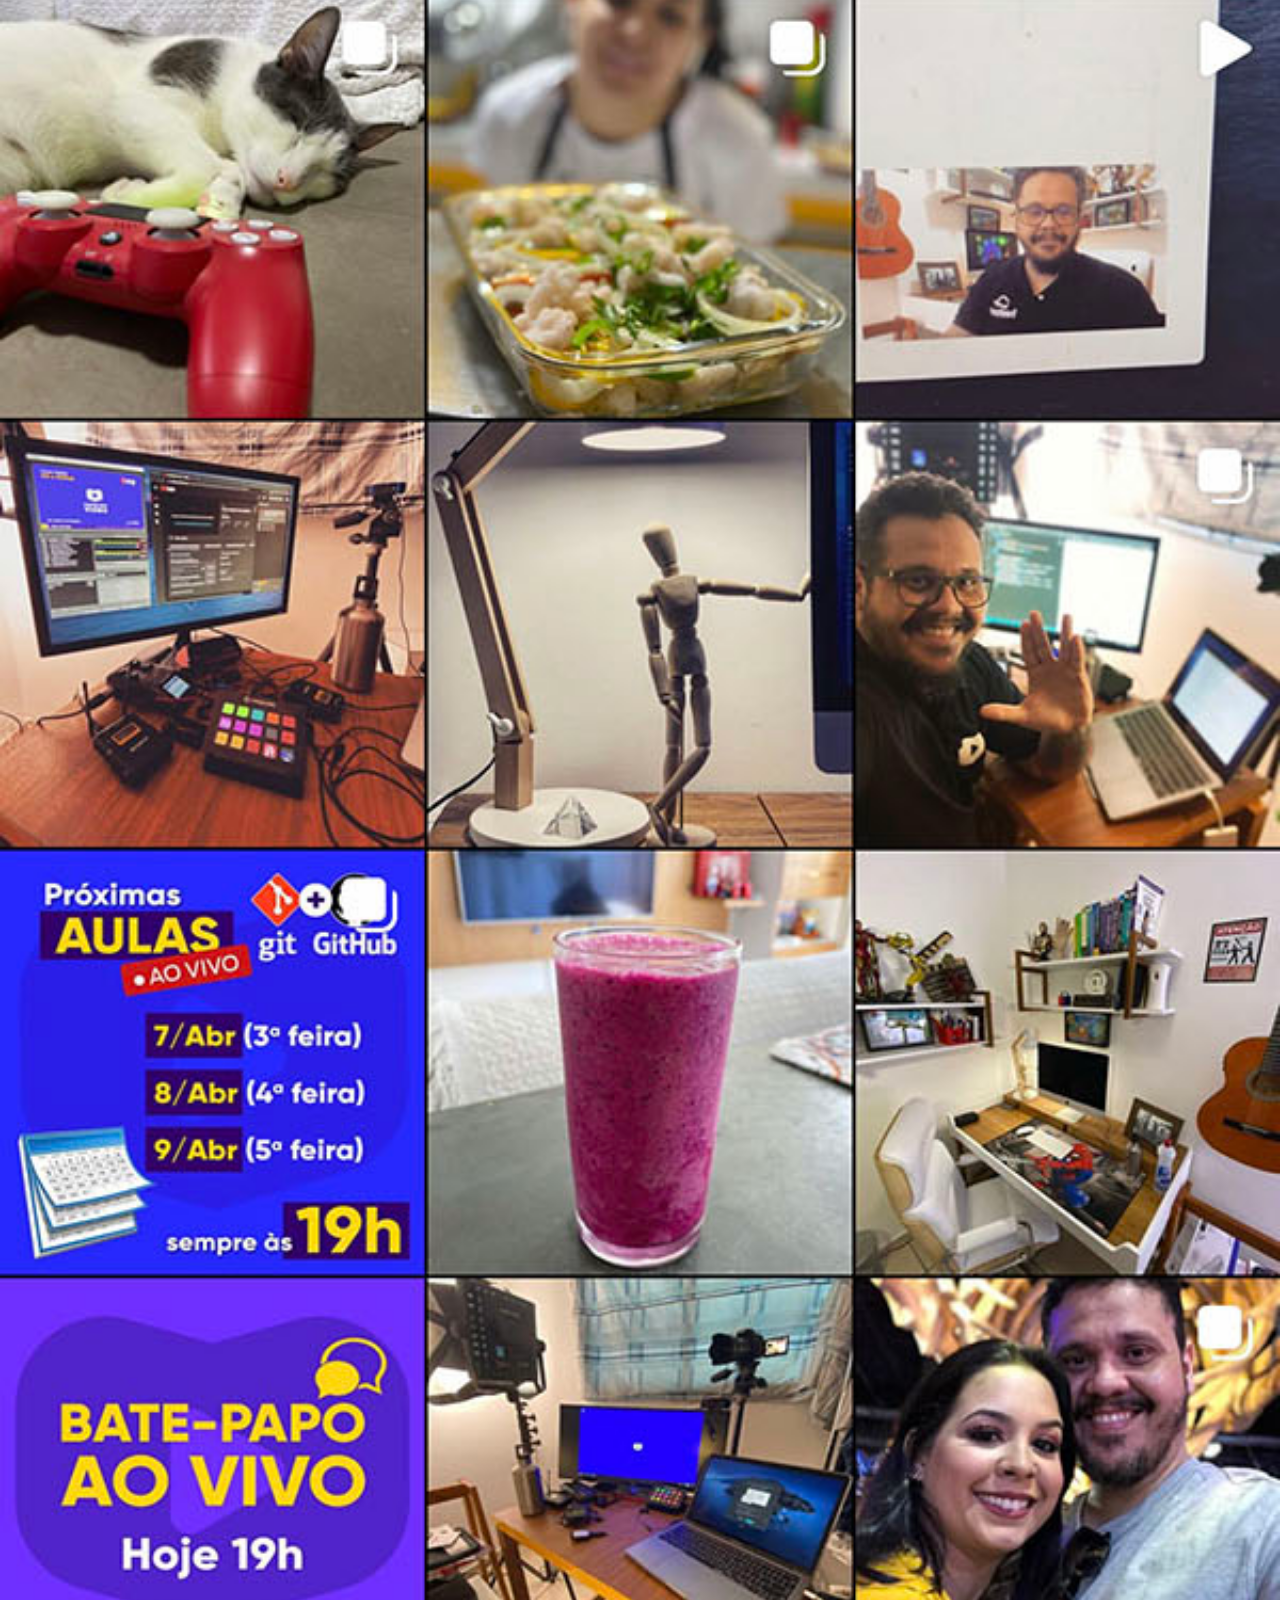
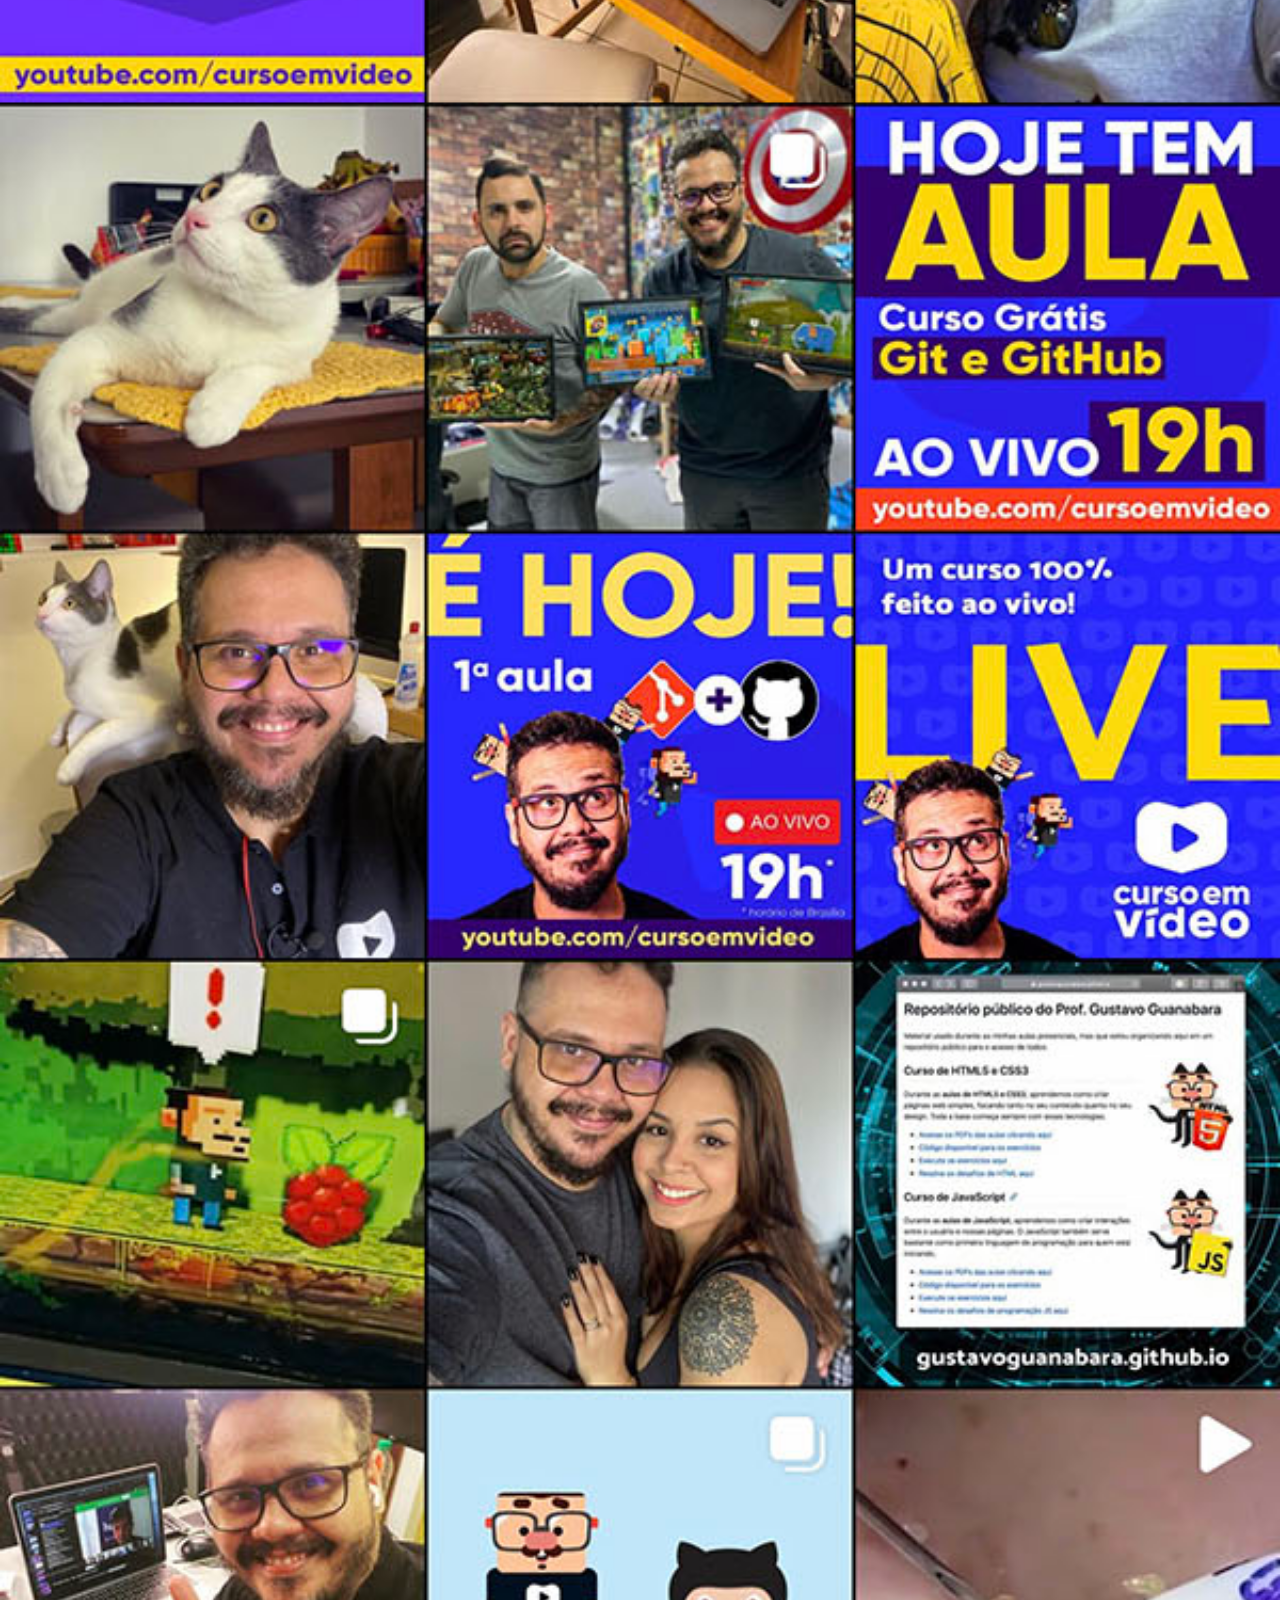
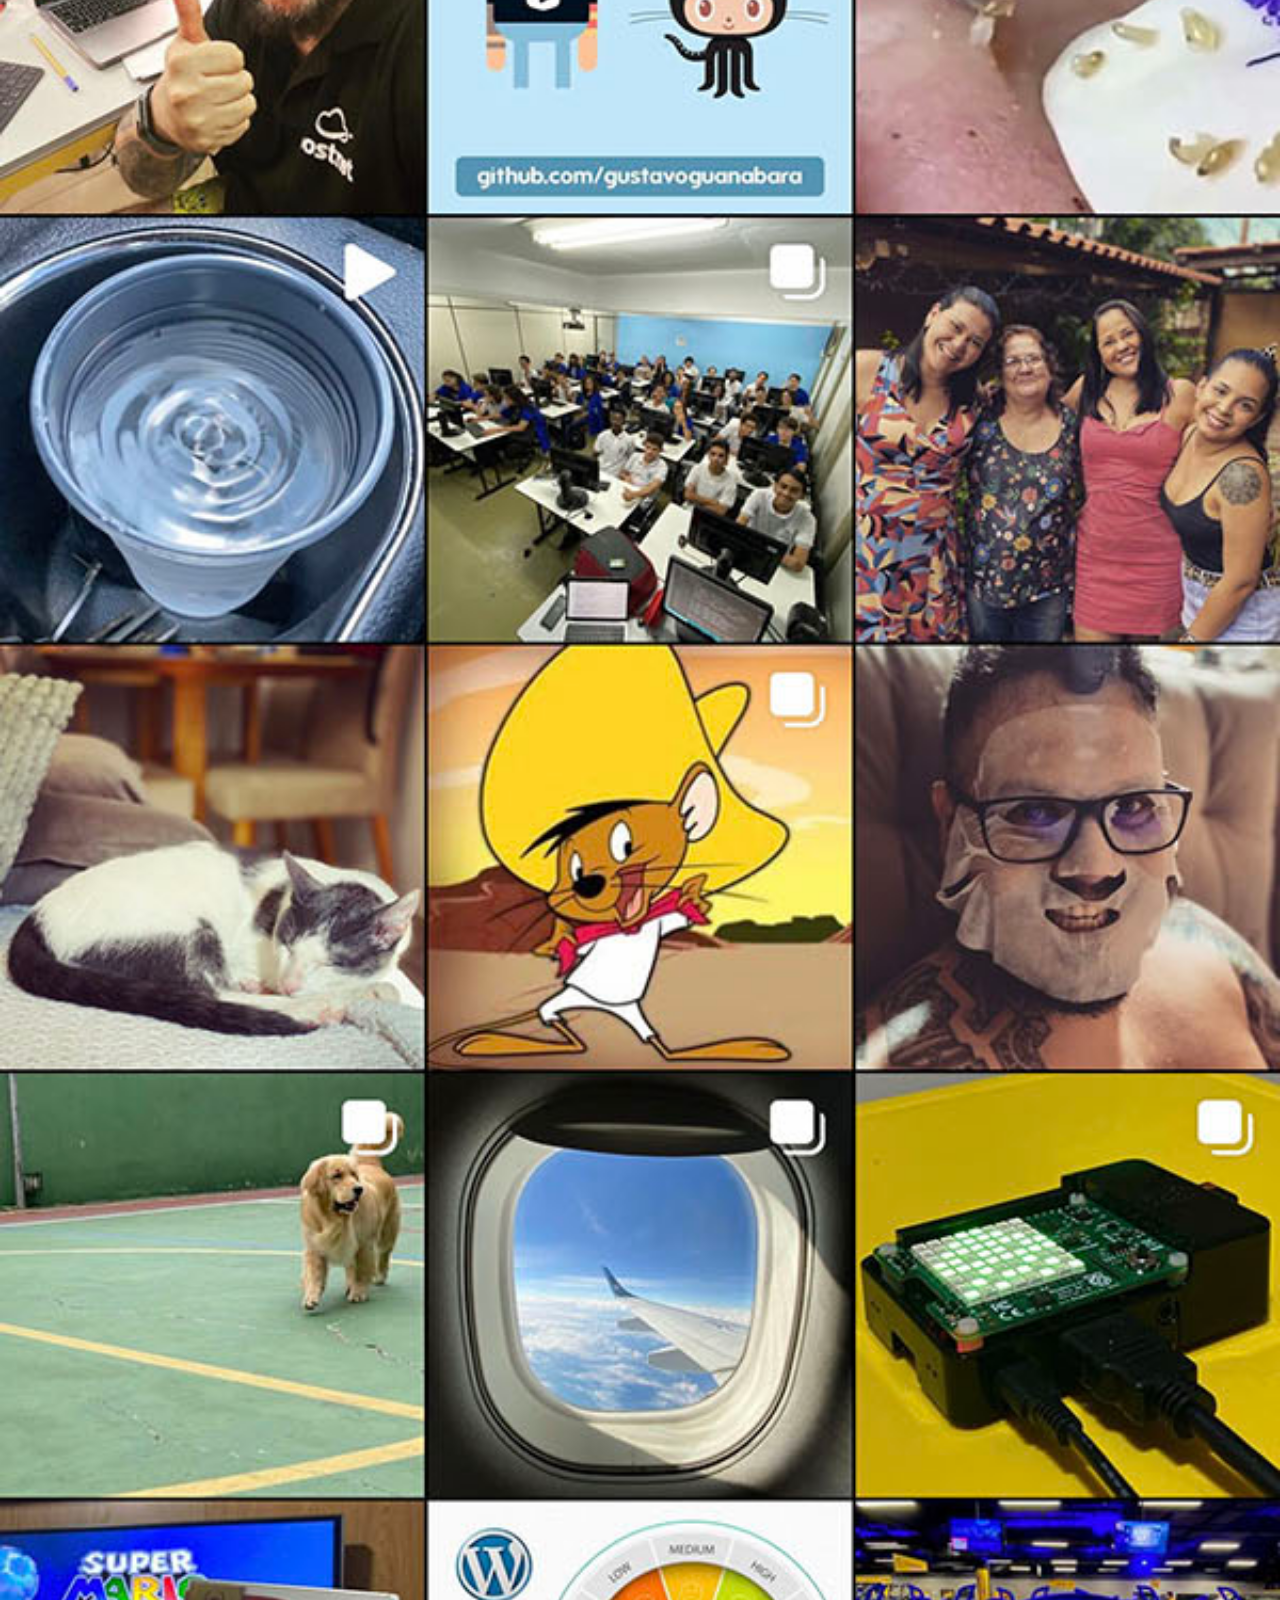
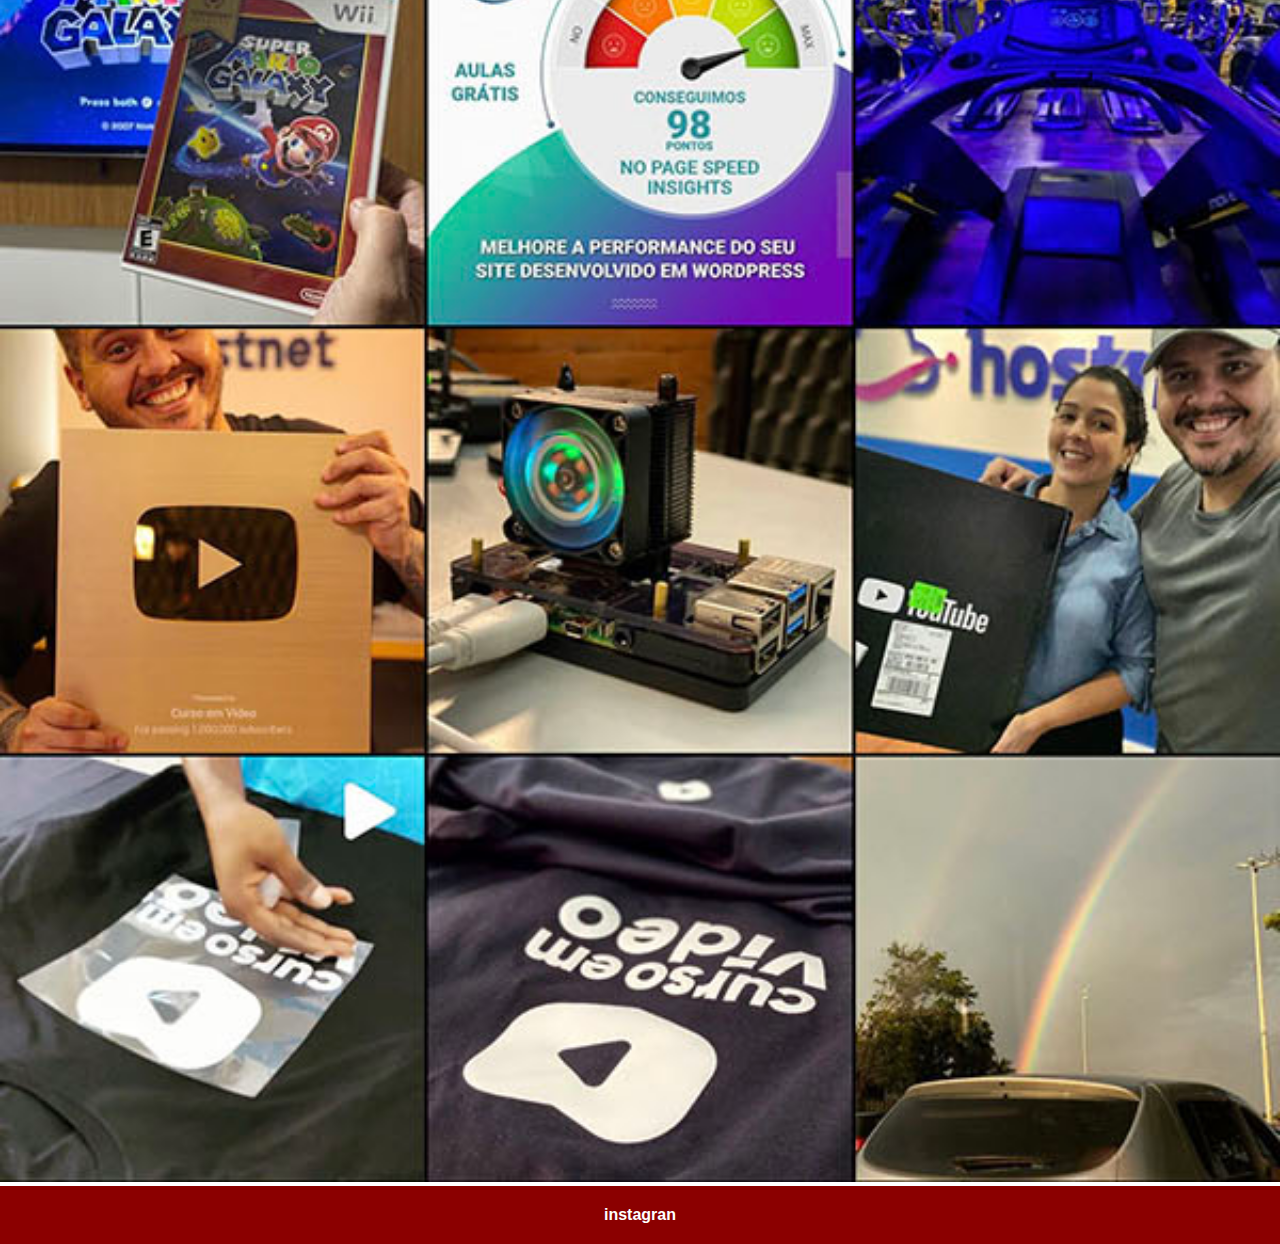
<file: instagran.html>
<!DOCTYPE html>
<html lang="pt-br">
<head>
    <meta charset="UTF-8">
    <meta http-equiv="X-UA-Compatible" content="IE=edge">
    <meta name="viewport" content="width=device-width, initial-scale=1.0">
    <title>instagran</title>
    <link rel="stylesheet" href="estilos/social.css">
</head>
<body>
    <img src="imagens/tela-instagram.jpg" alt="ACESSE">
    <a href="https://www.instagram.com/daniloalmeidaluz/" target="_blank">instagran</a>
</body>
</html>
</file>
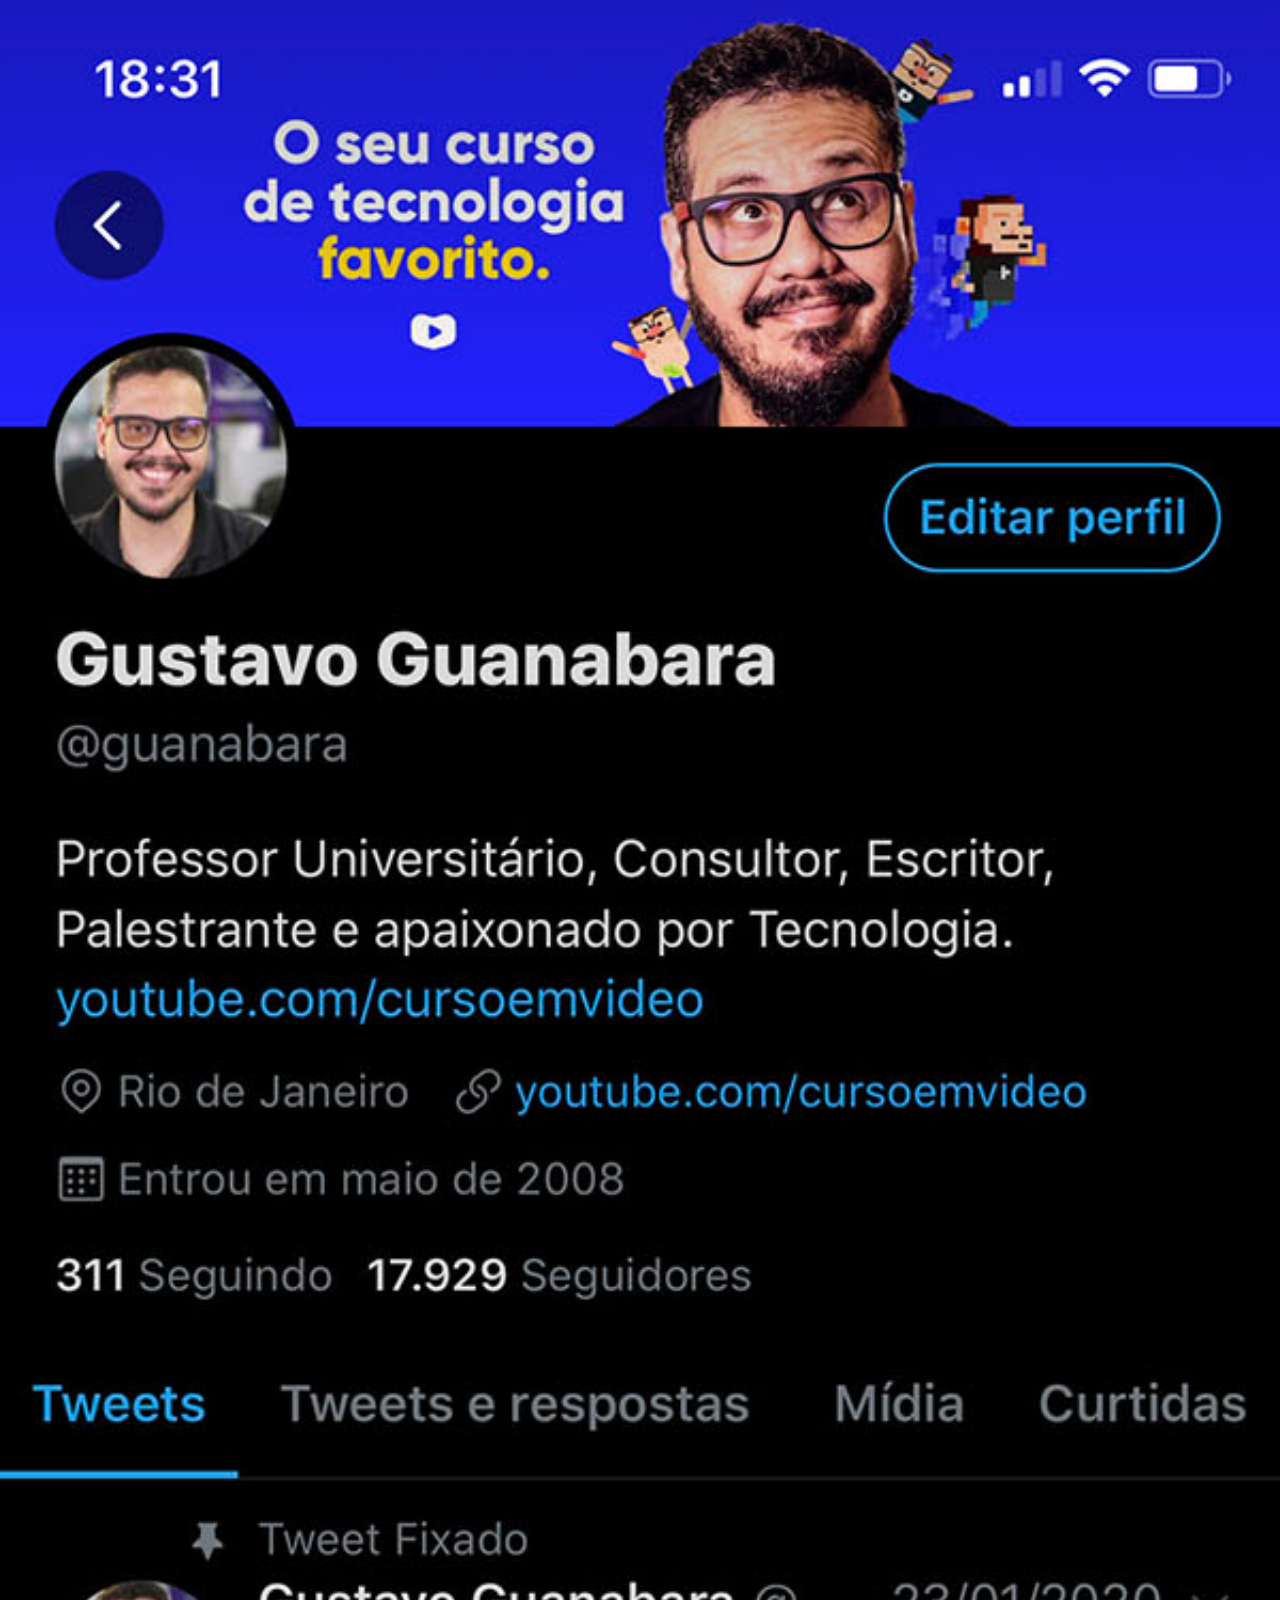
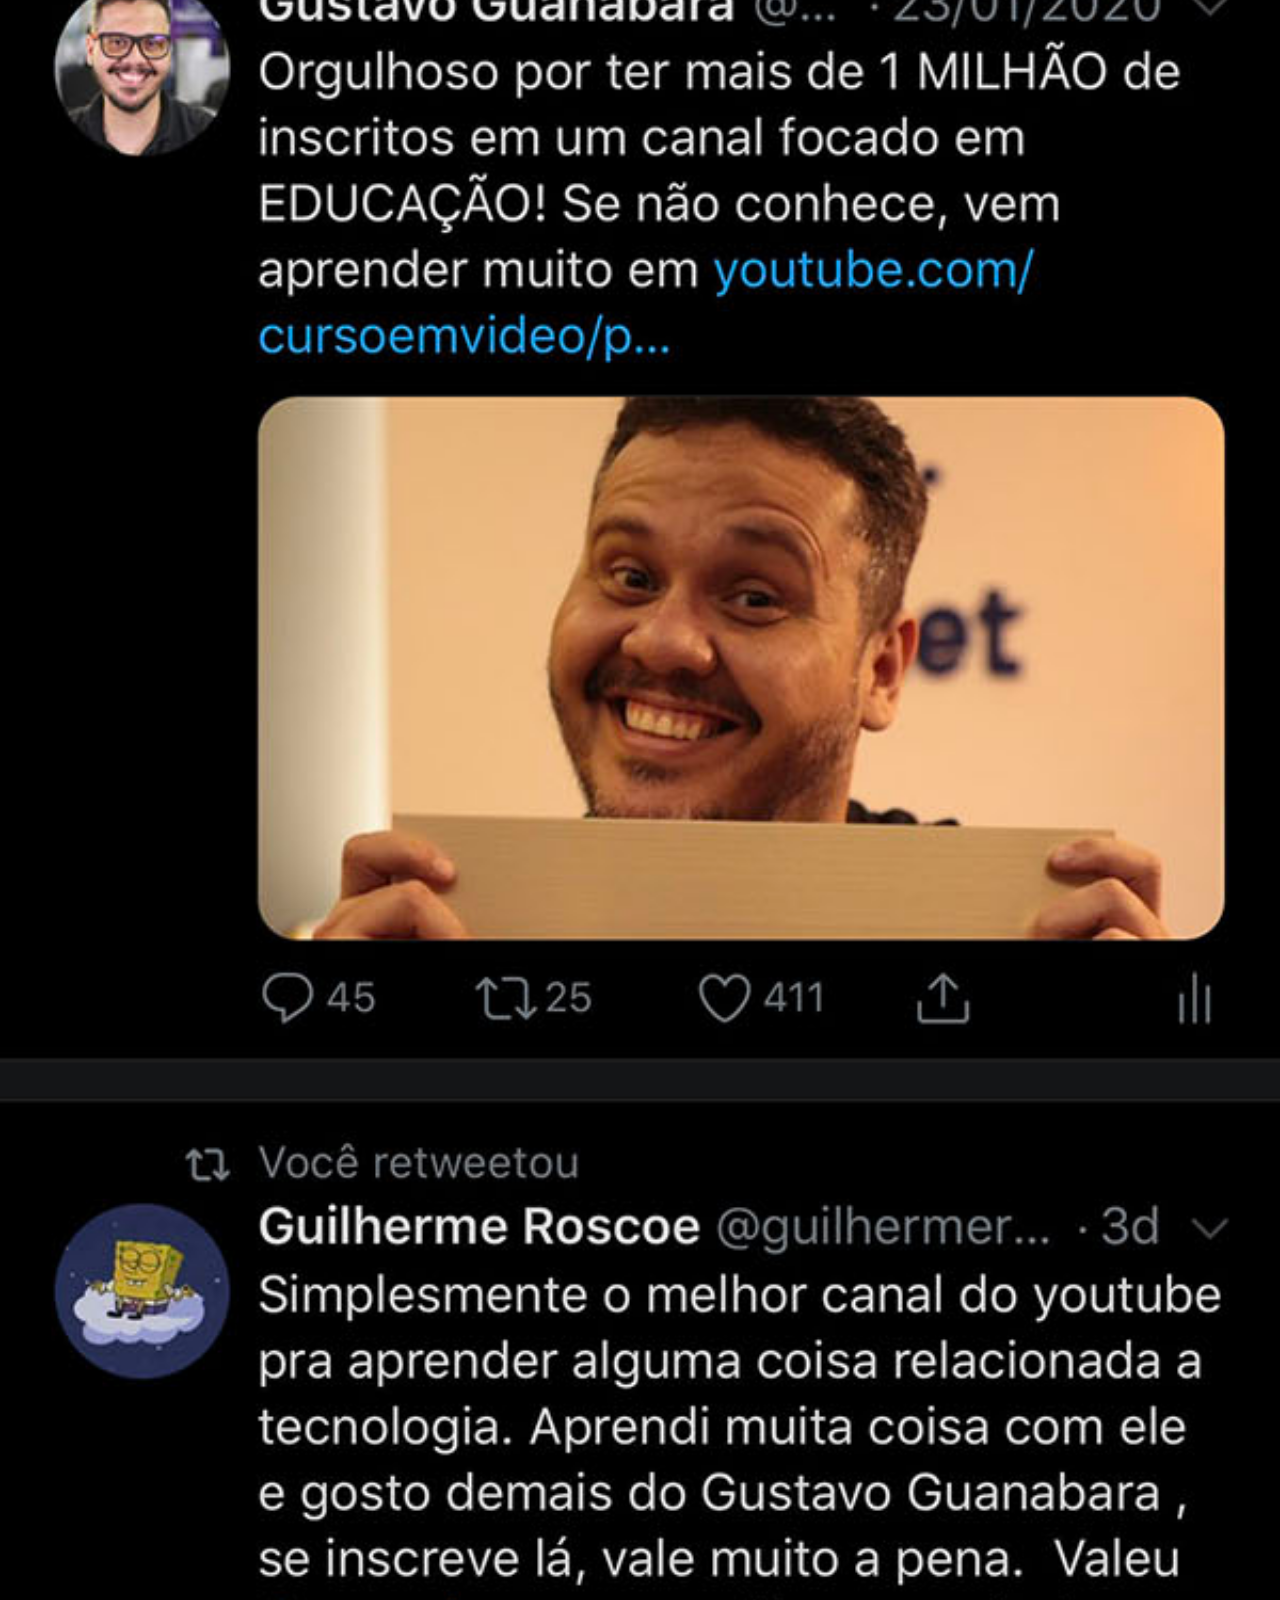
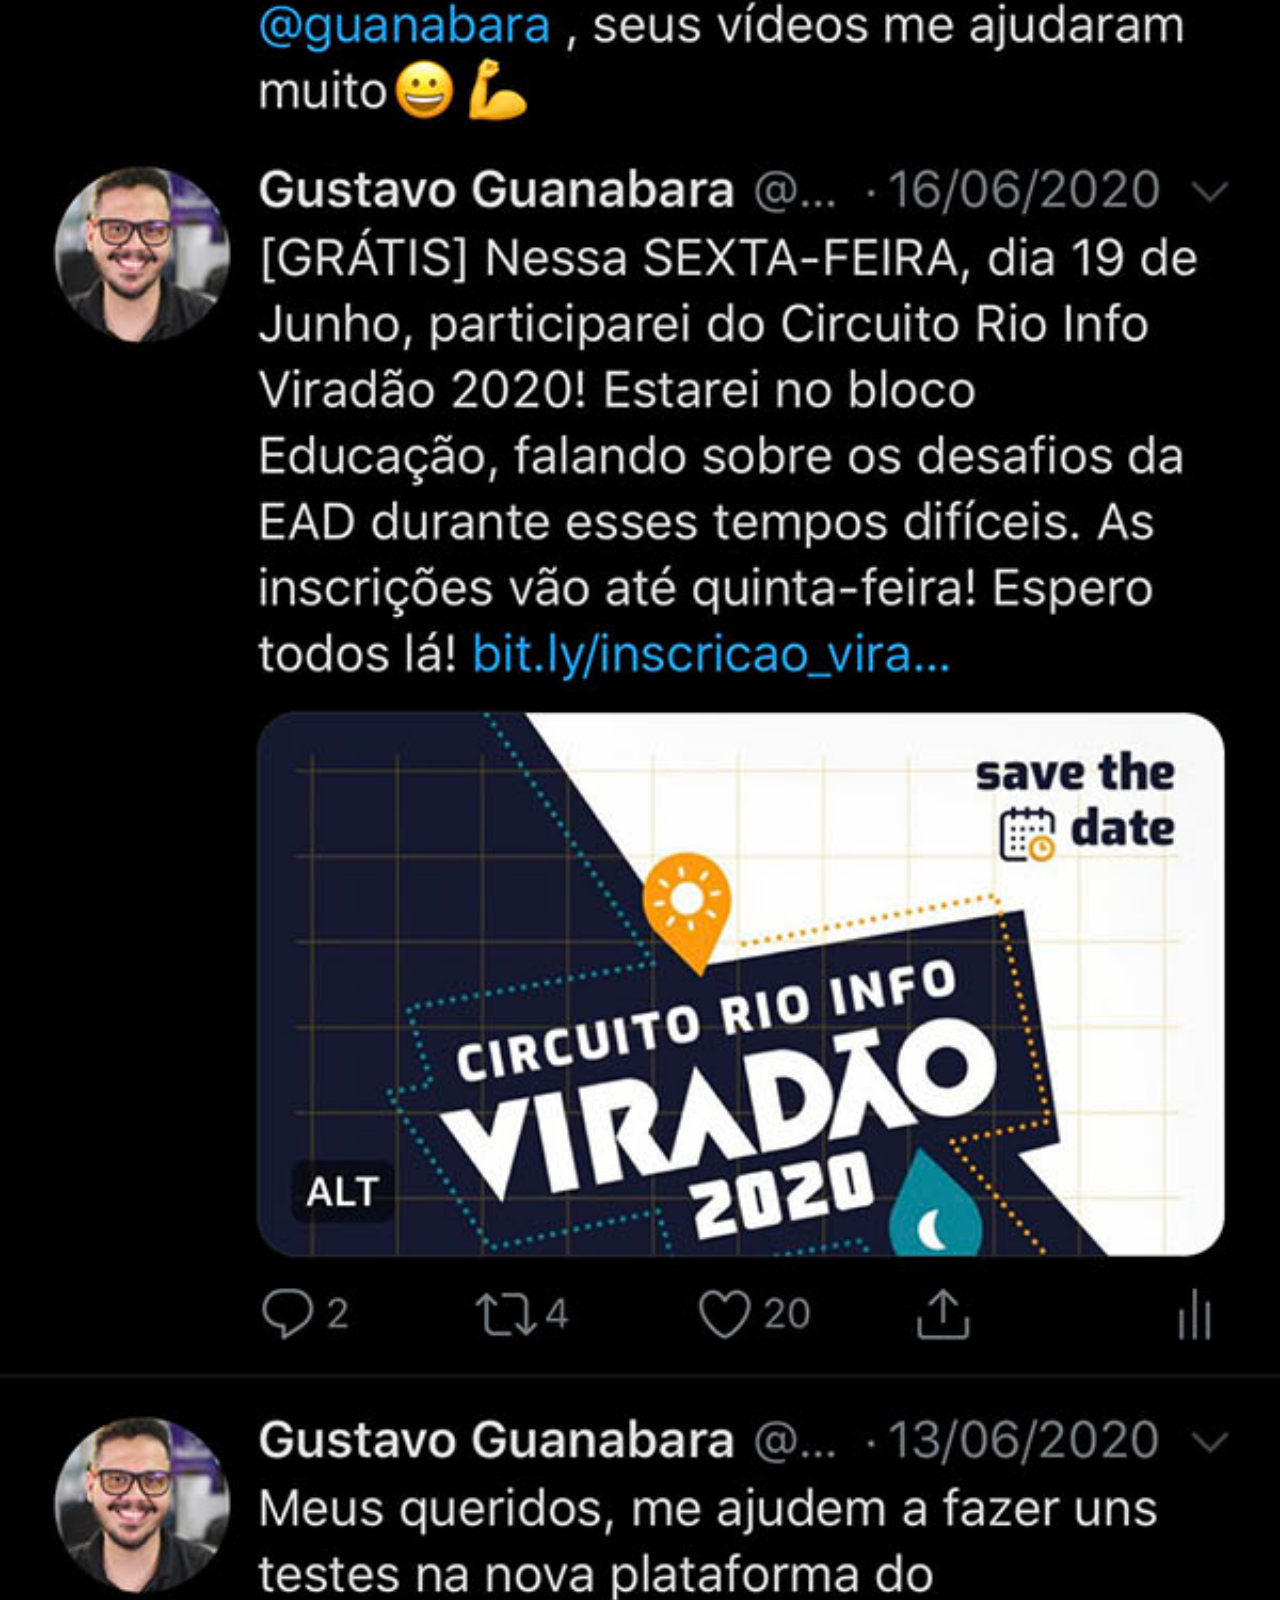
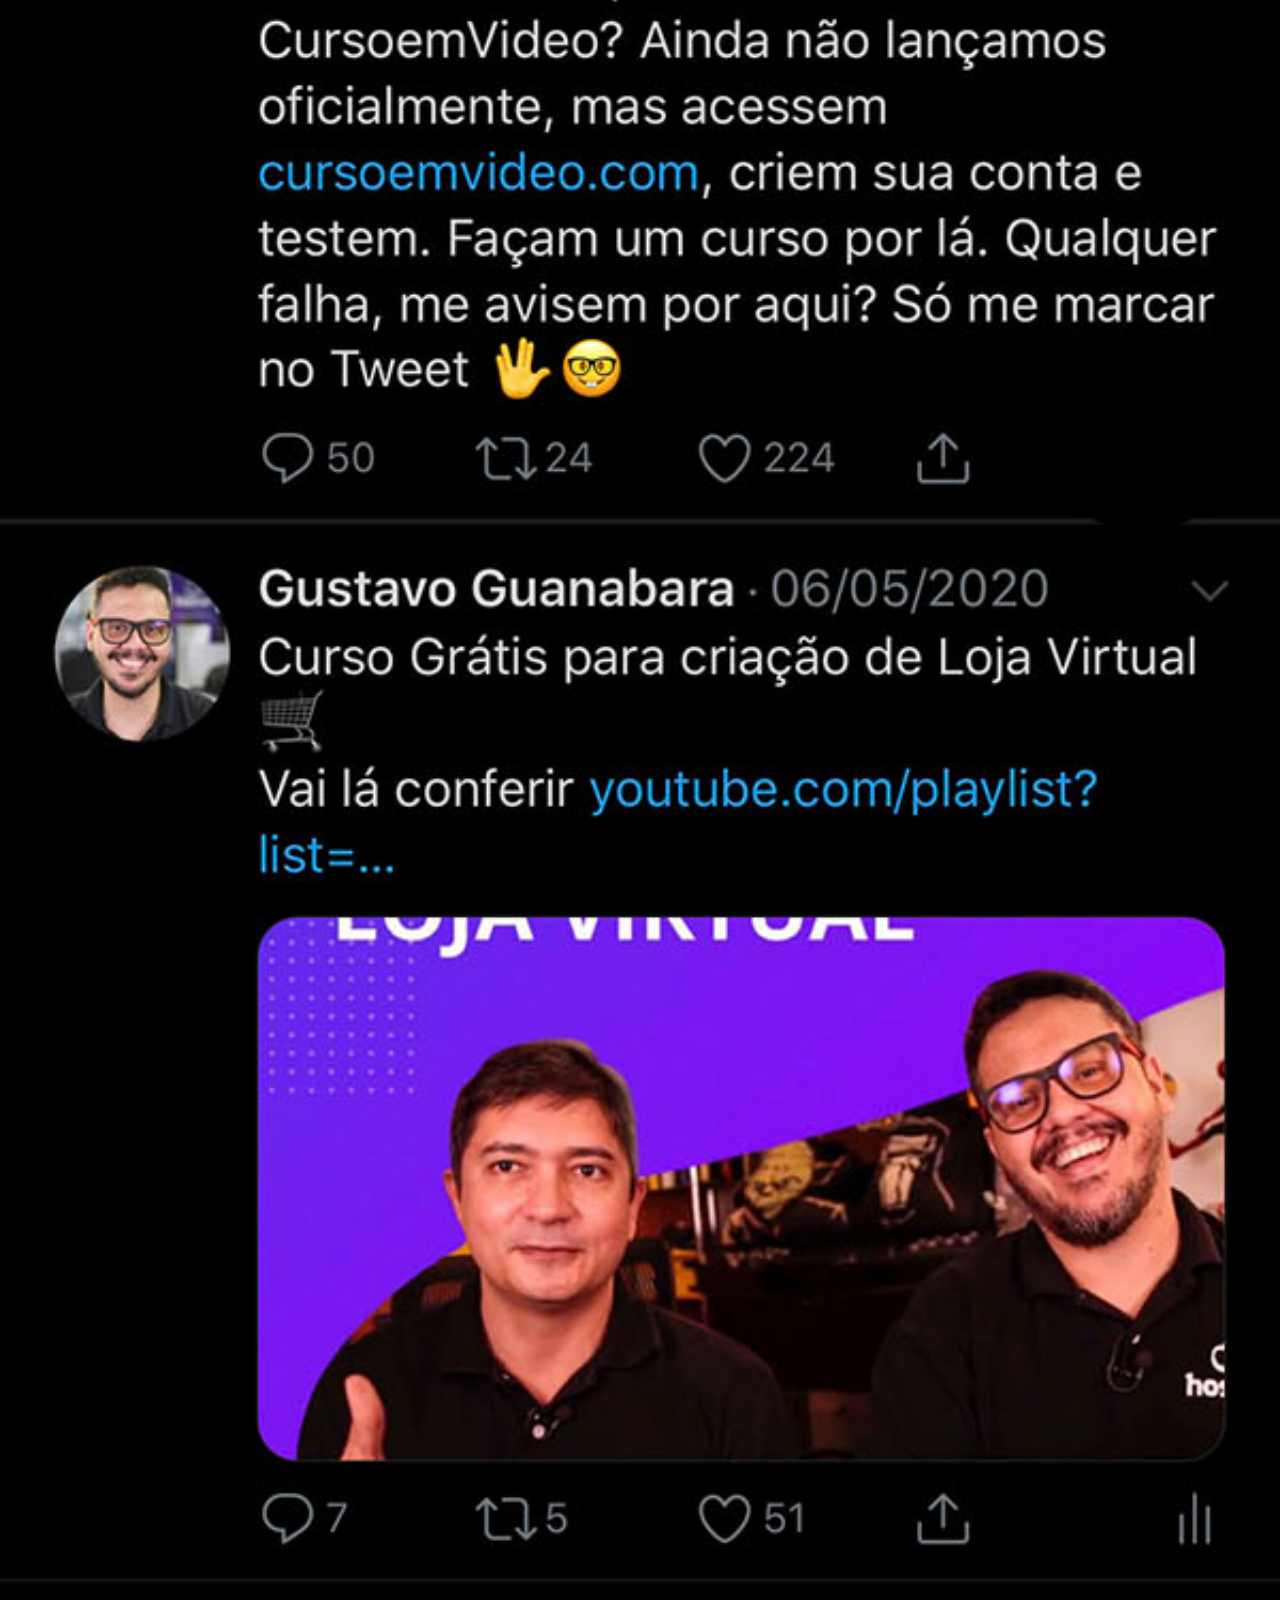
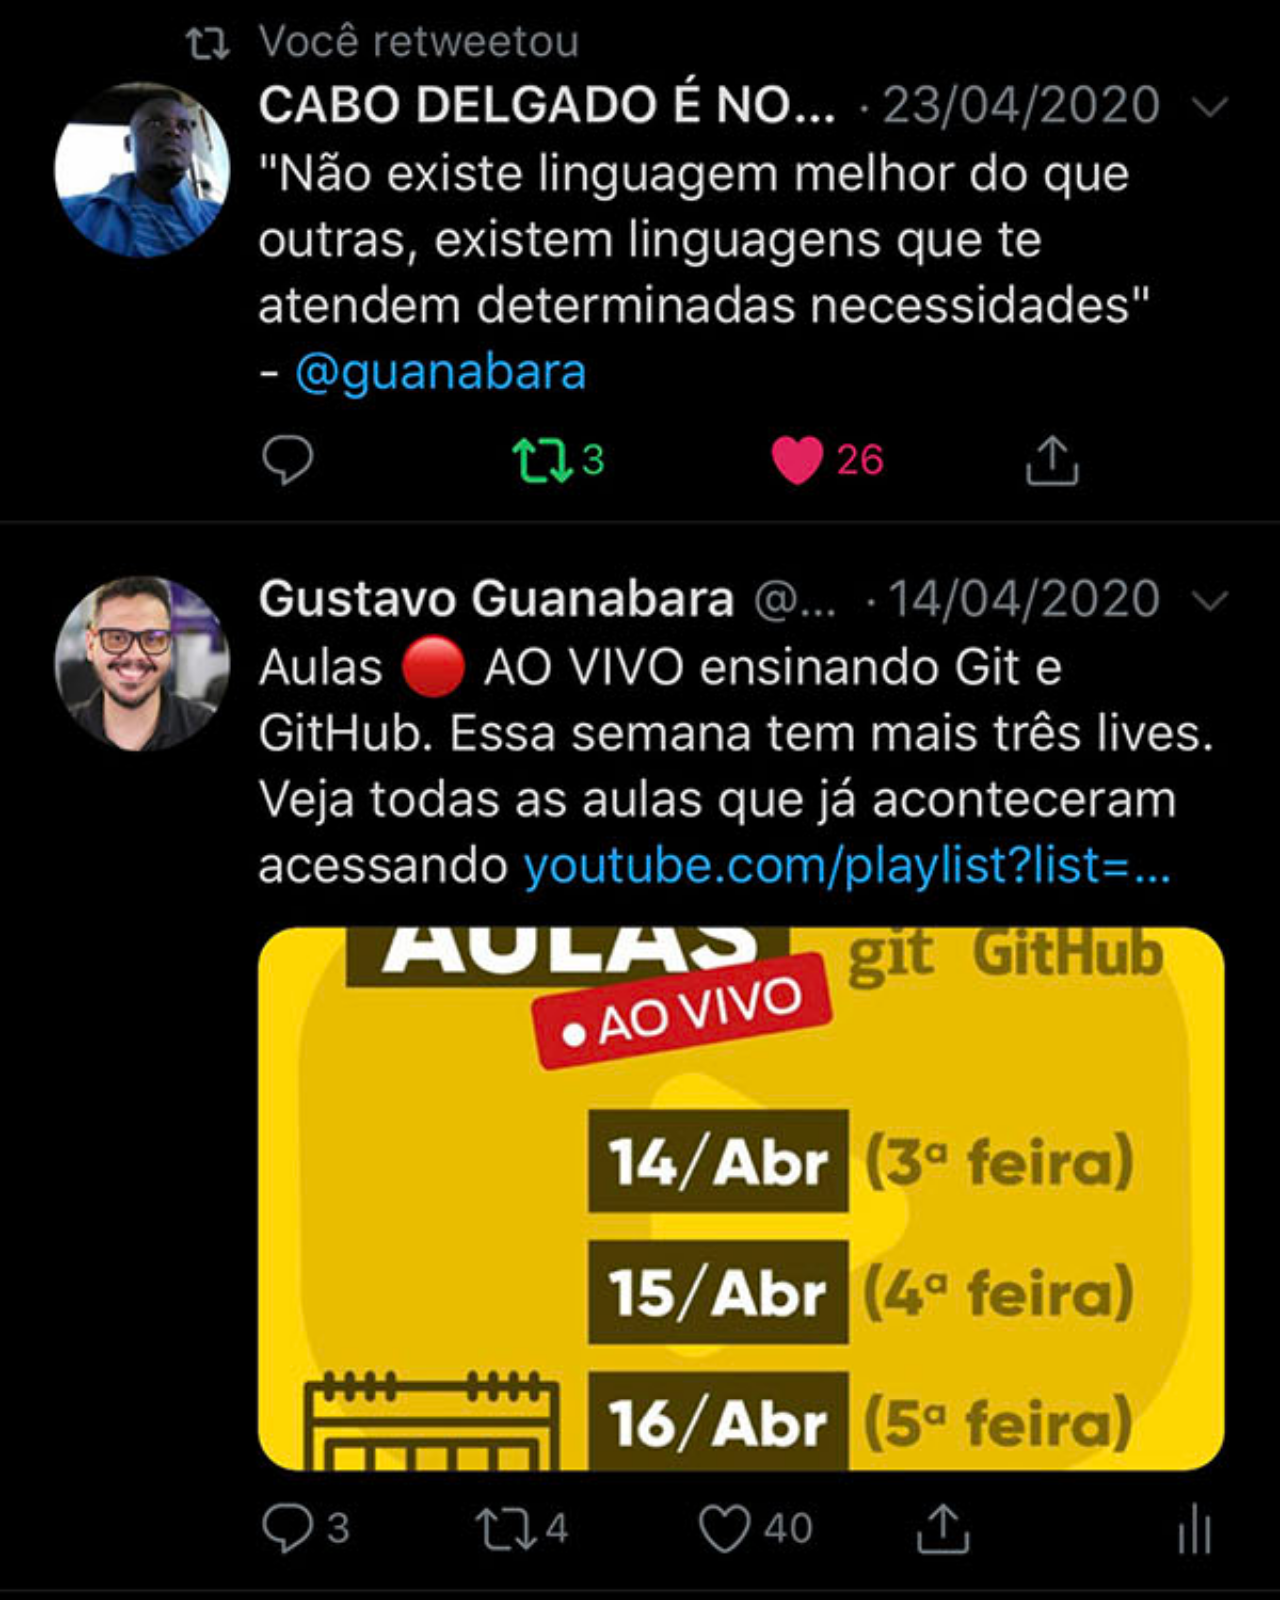
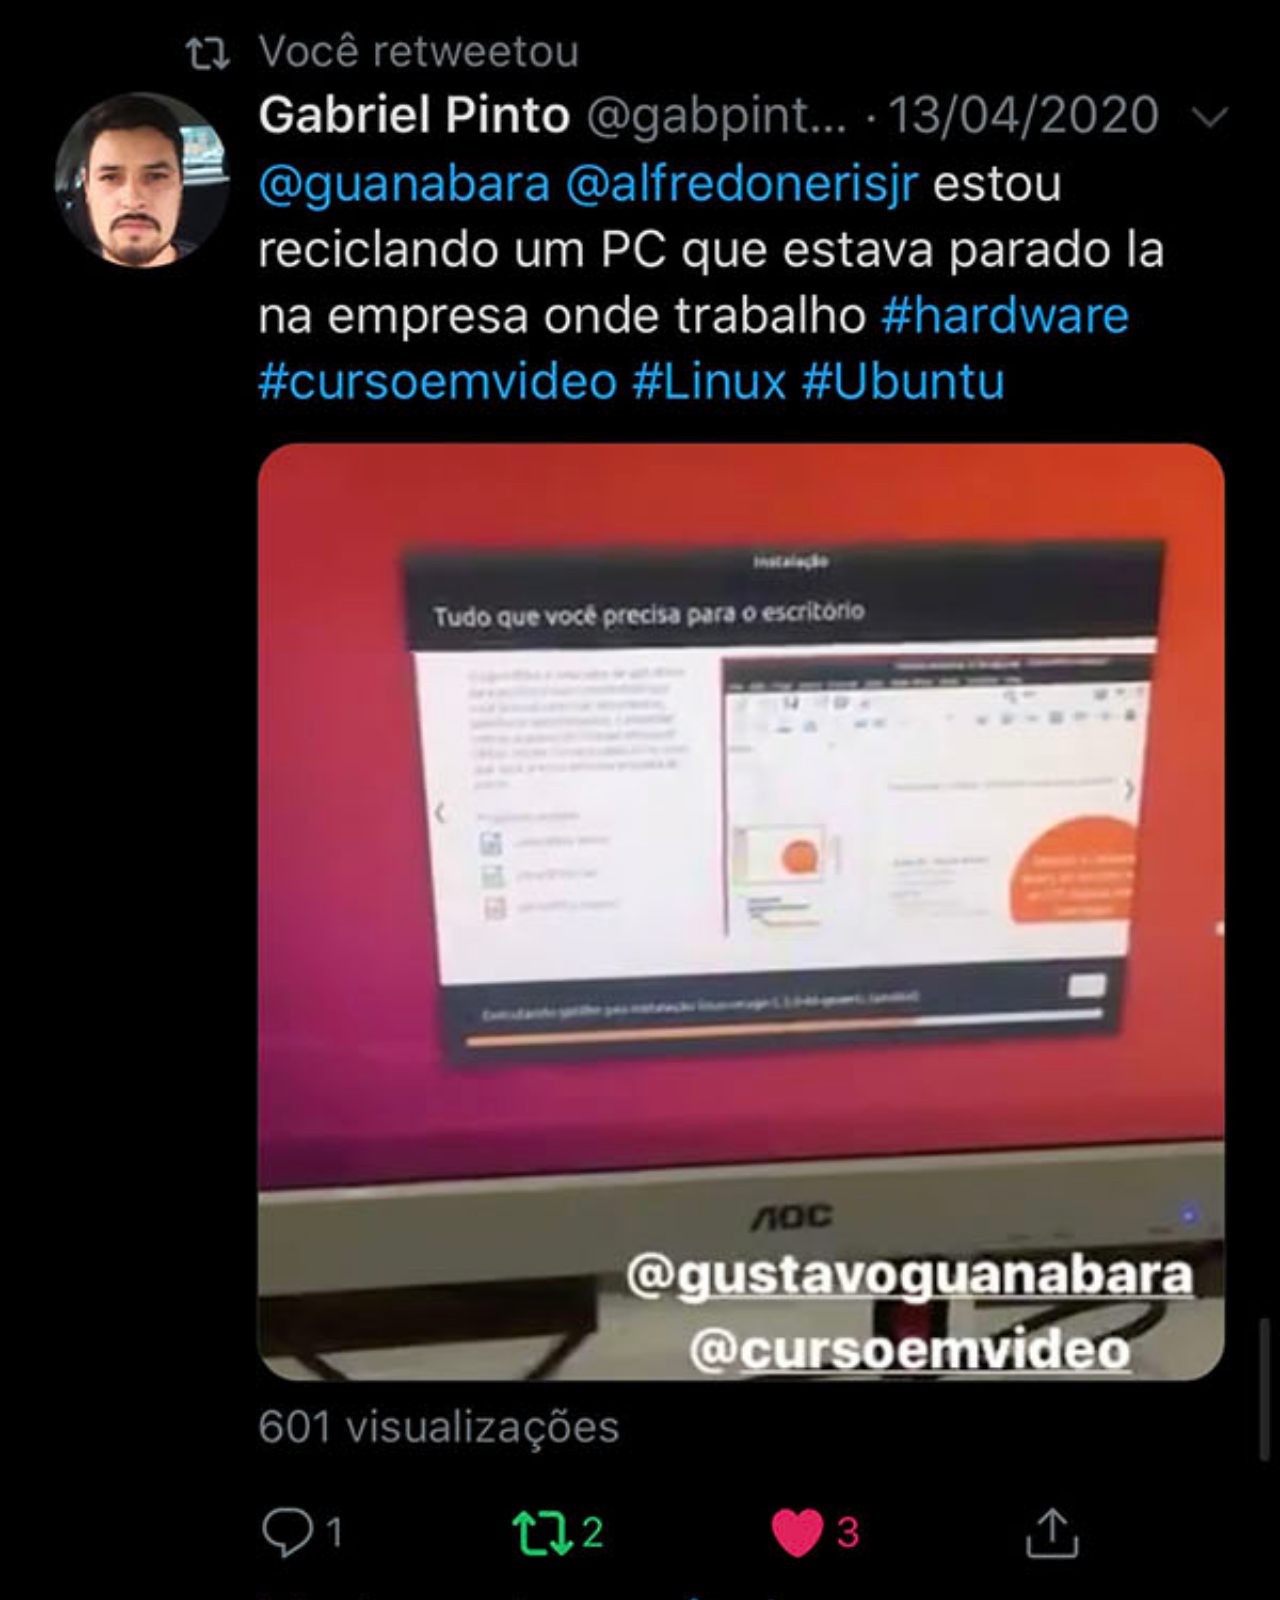
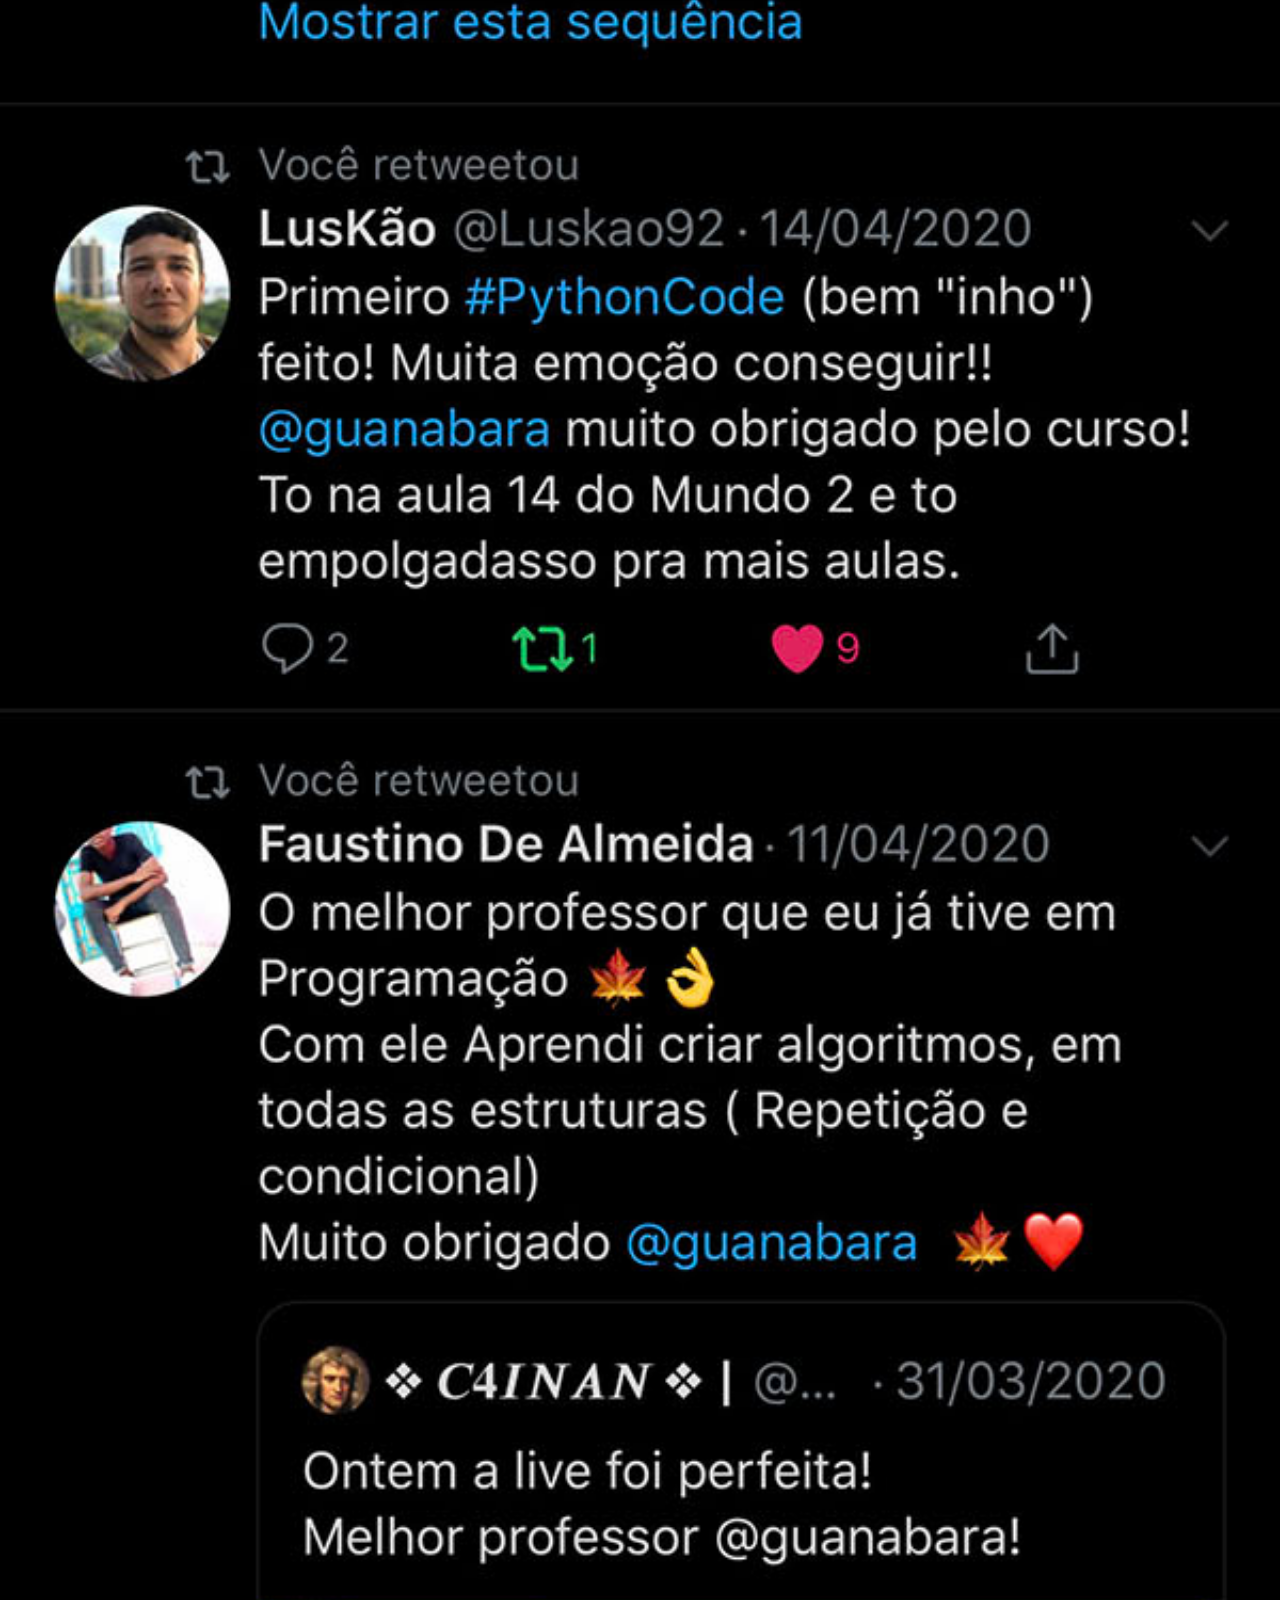
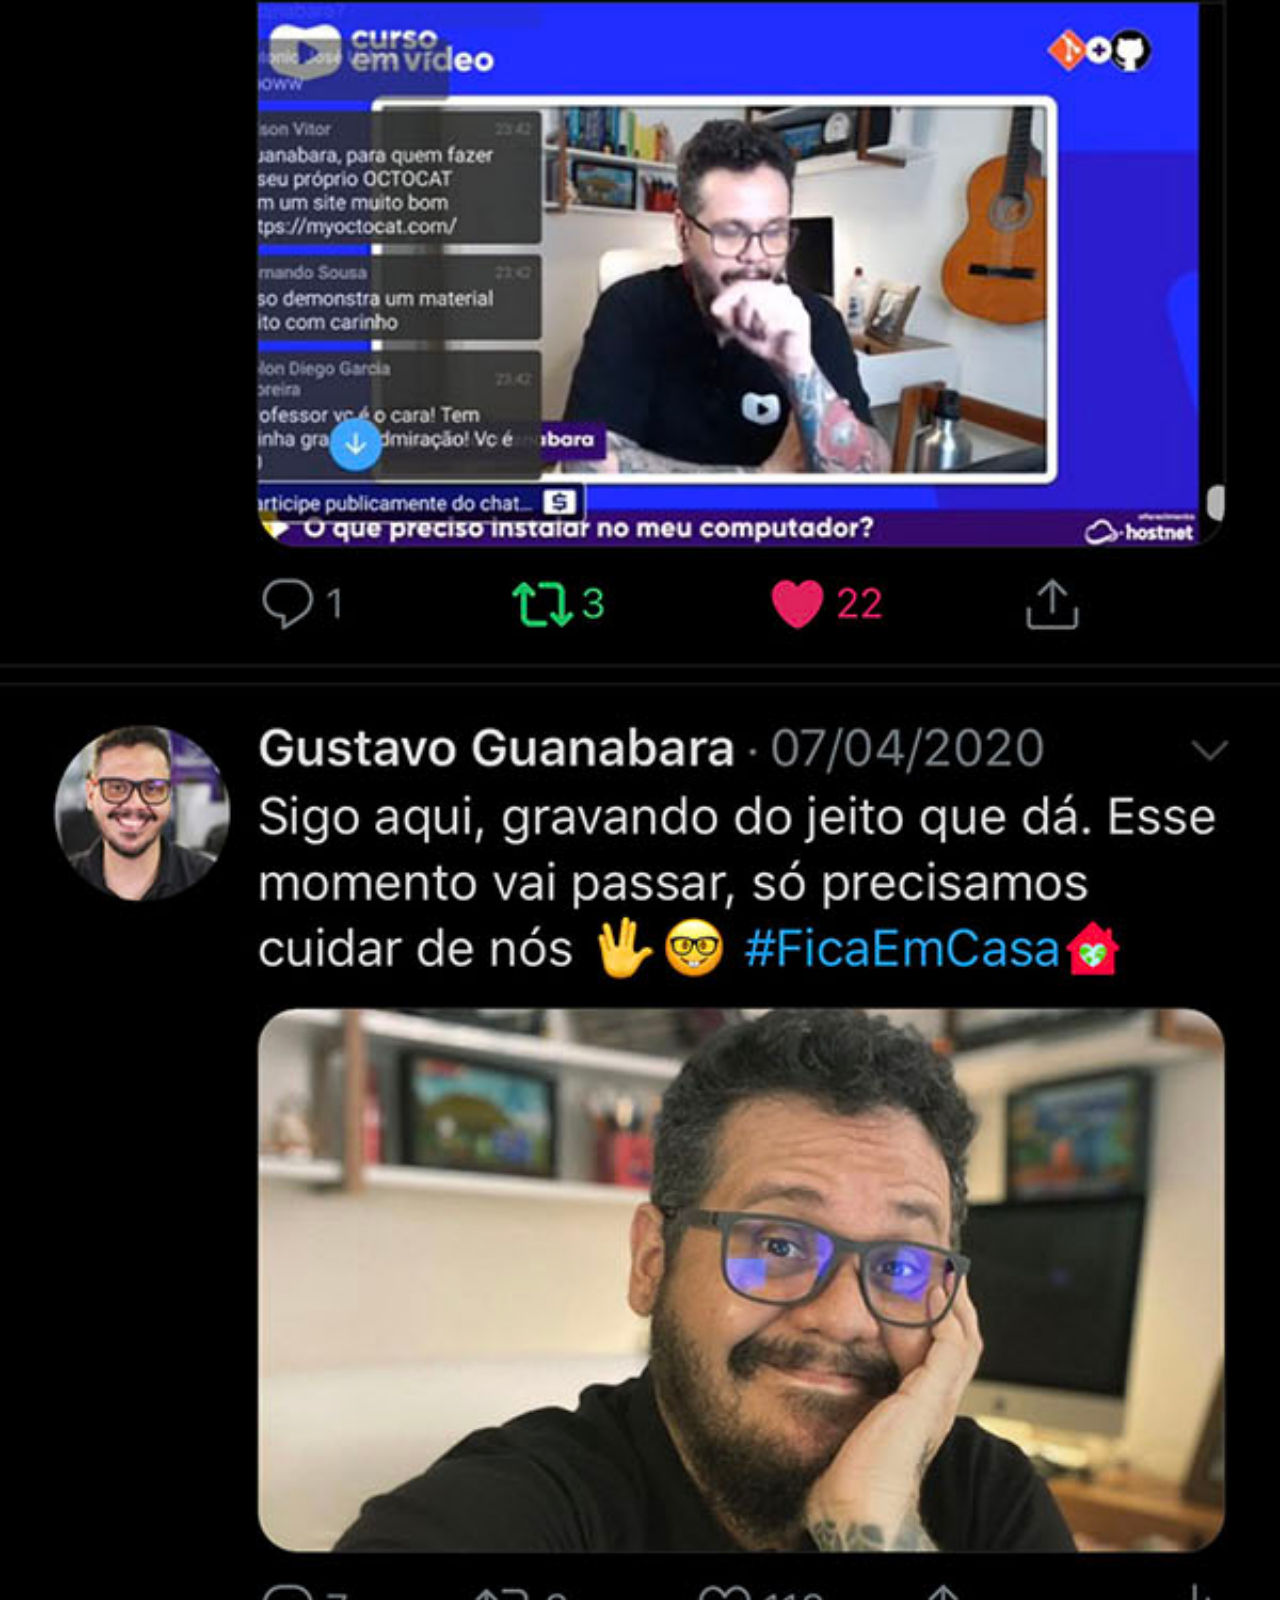
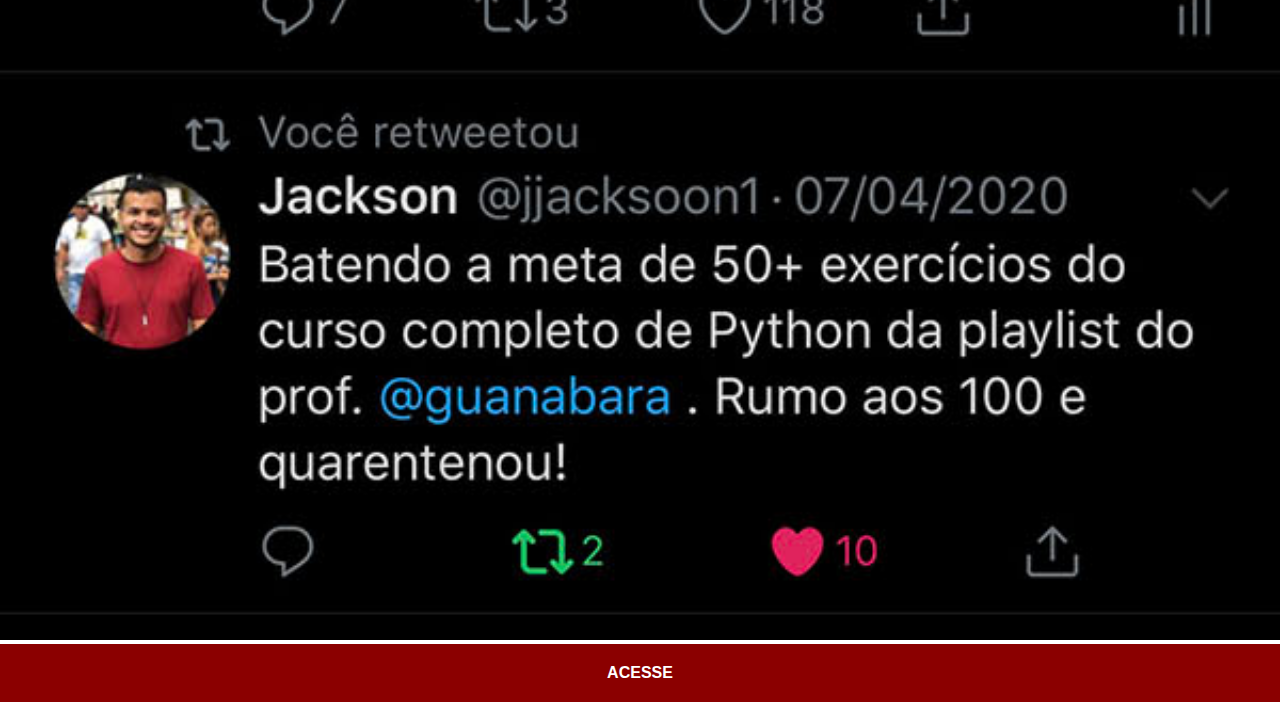
<file: twitter.html>
<!DOCTYPE html>
<html lang="pt-br">
<head>
    <meta charset="UTF-8">
    <meta http-equiv="X-UA-Compatible" content="IE=edge">
    <meta name="viewport" content="width=device-width, initial-scale=1.0">
    <title>Twitter</title>
    <link rel="stylesheet" href="estilos/social.css">
</head>
<body>
    <img src="imagens/tela-twitter.jpg" alt="ACESSE">
    <a href="https://twitter.com/home" target="_blank">ACESSE</a>
</body>
</html>
</file>
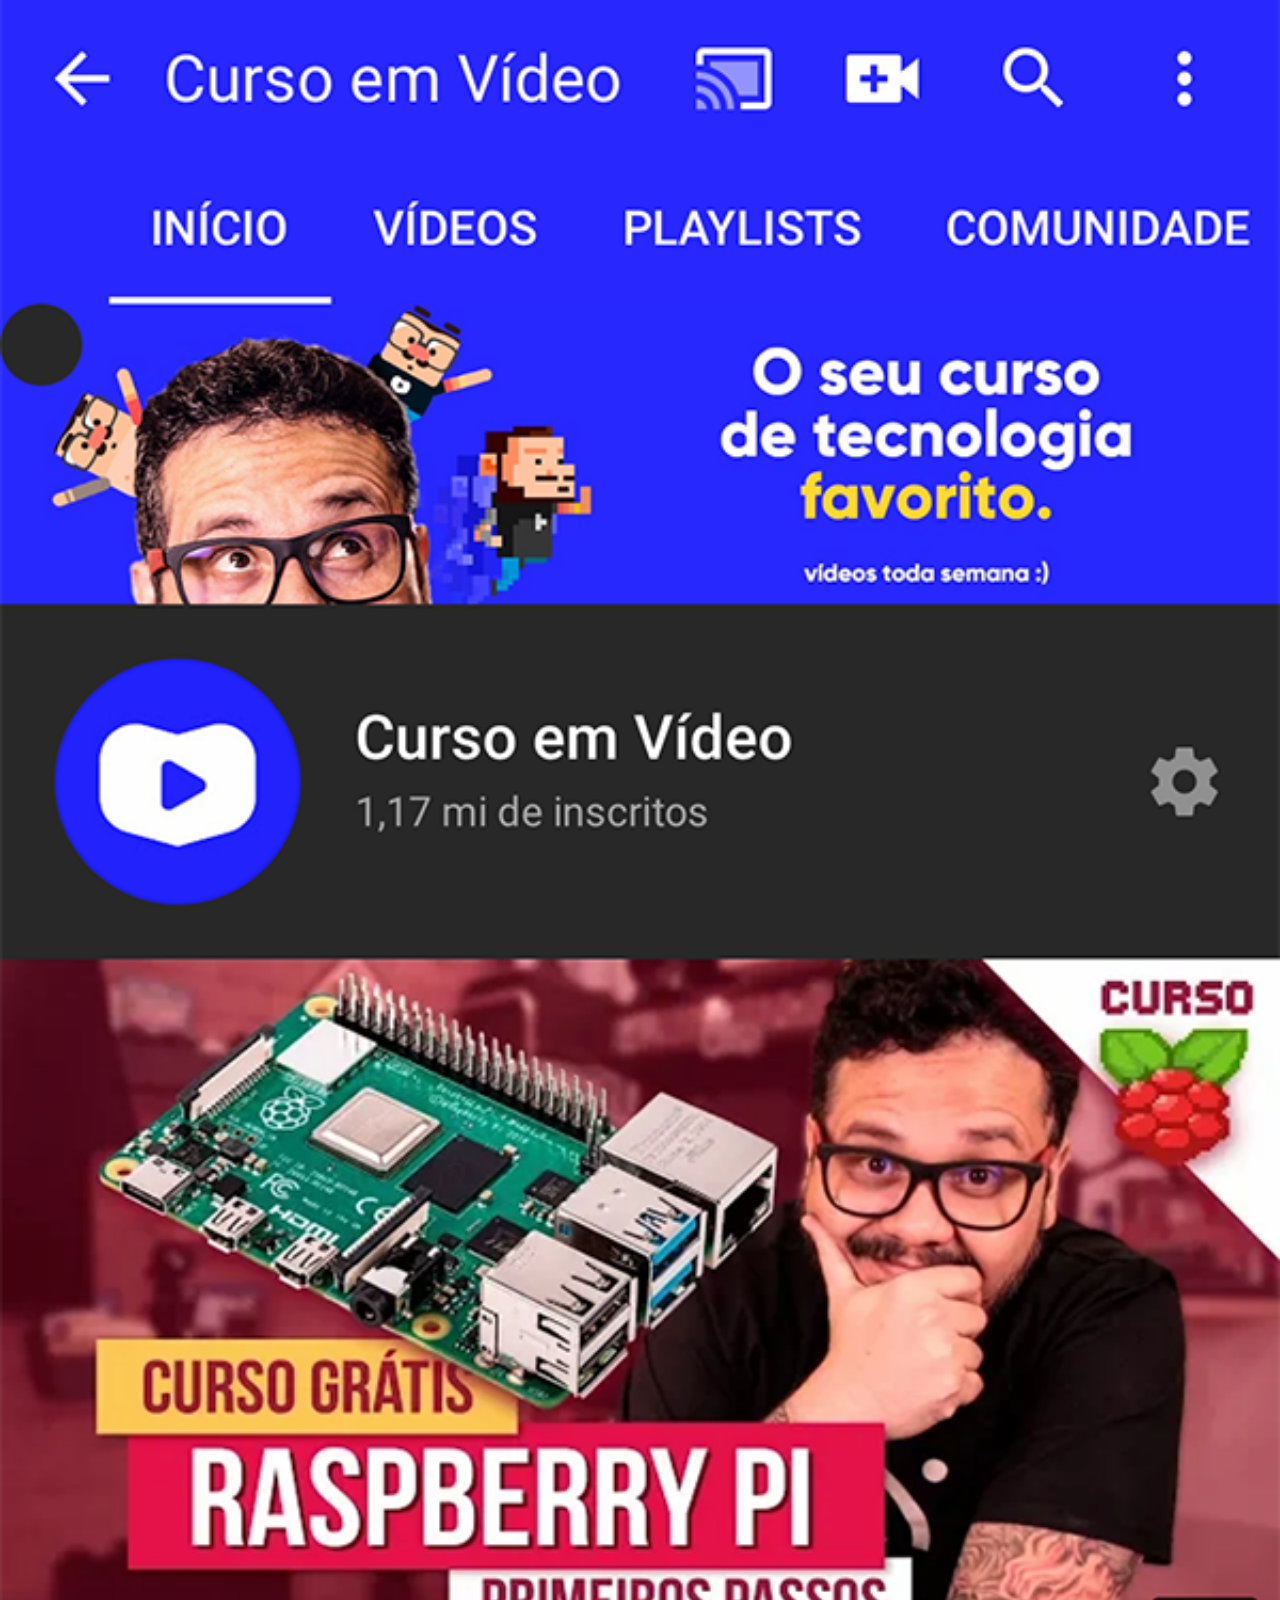
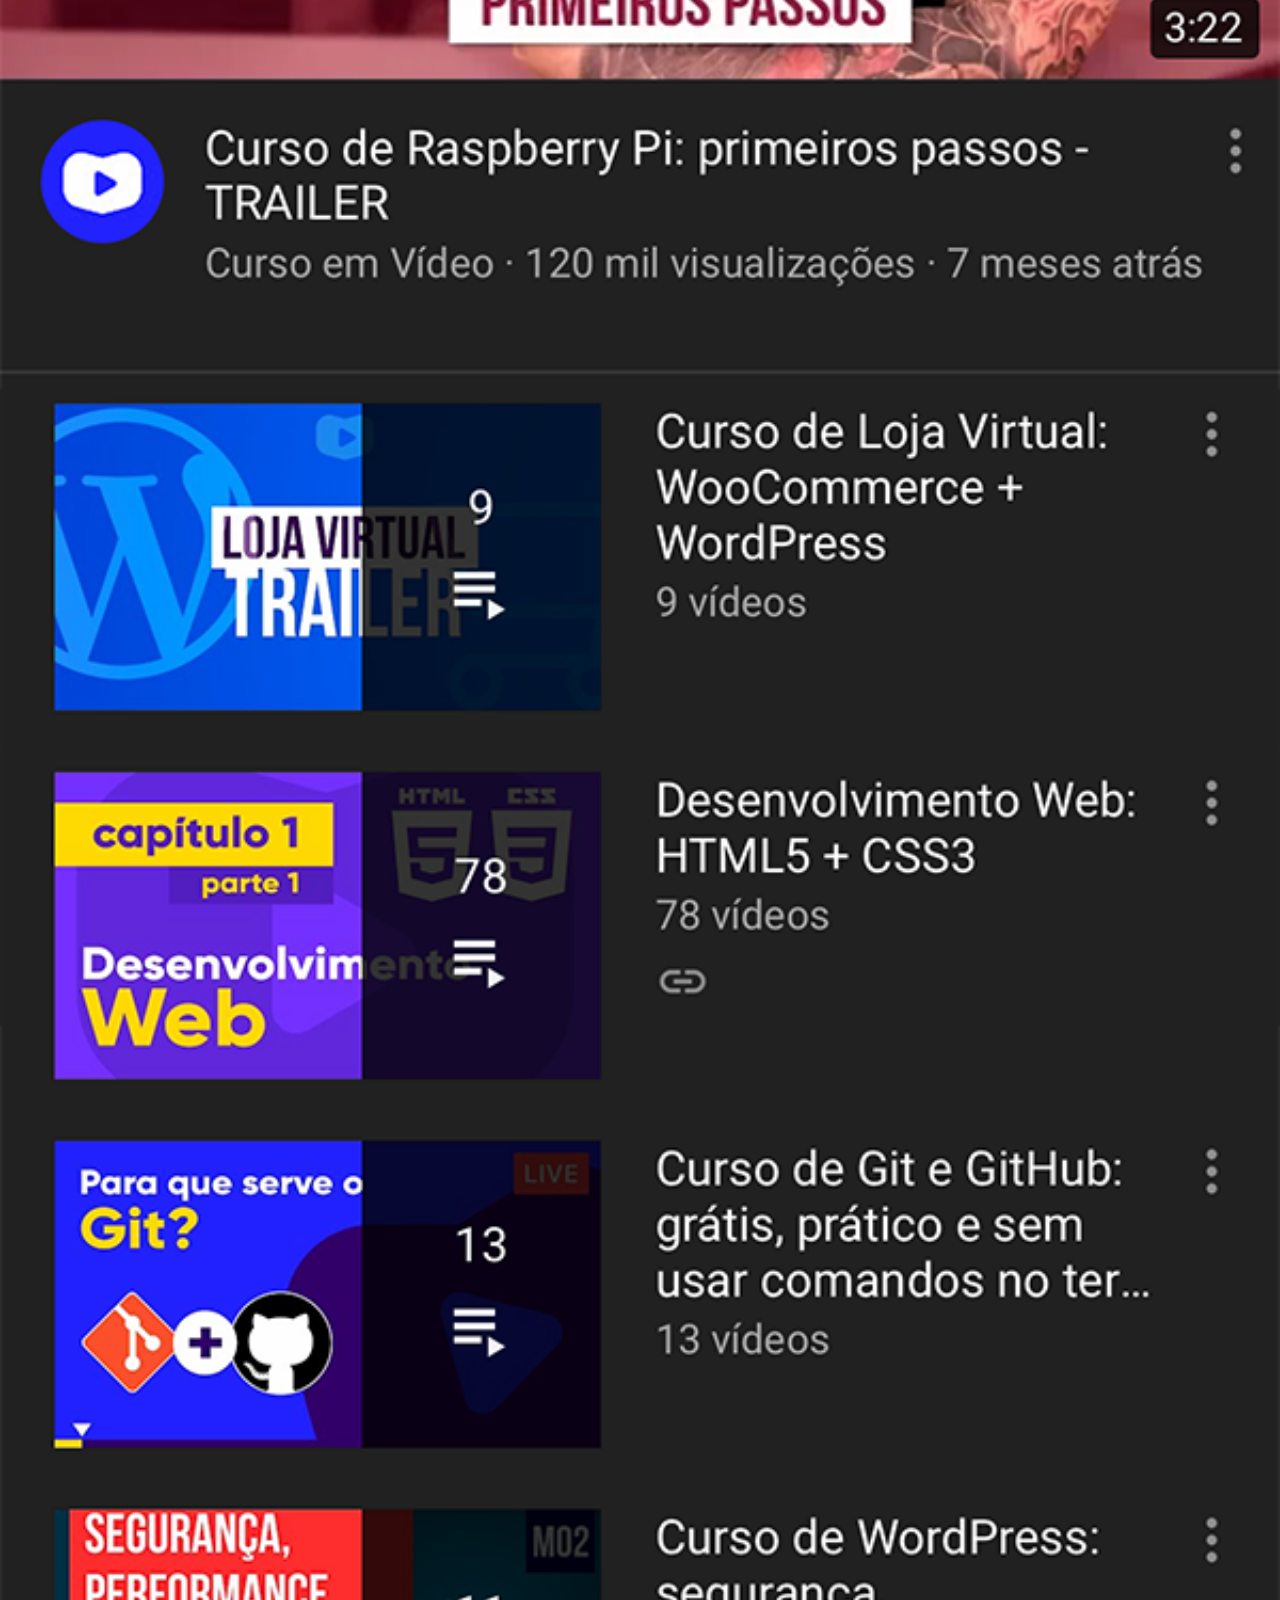
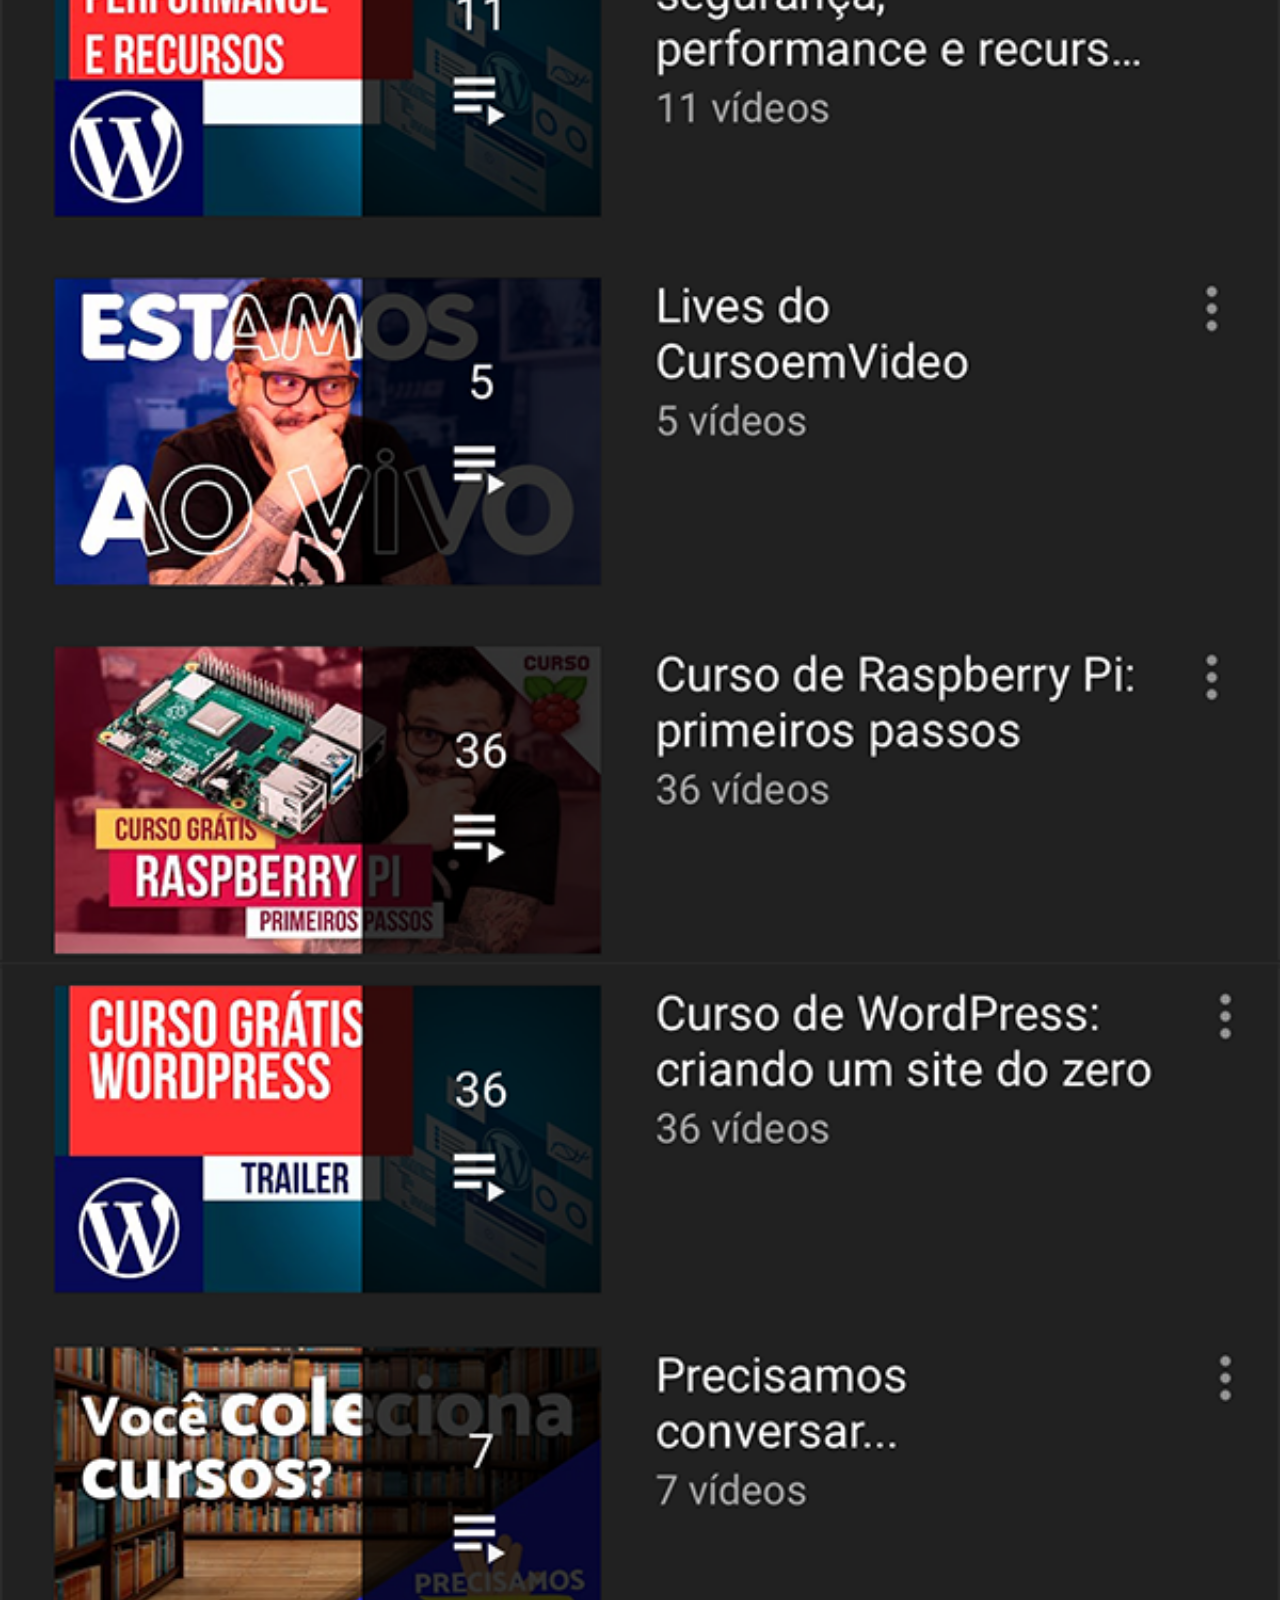
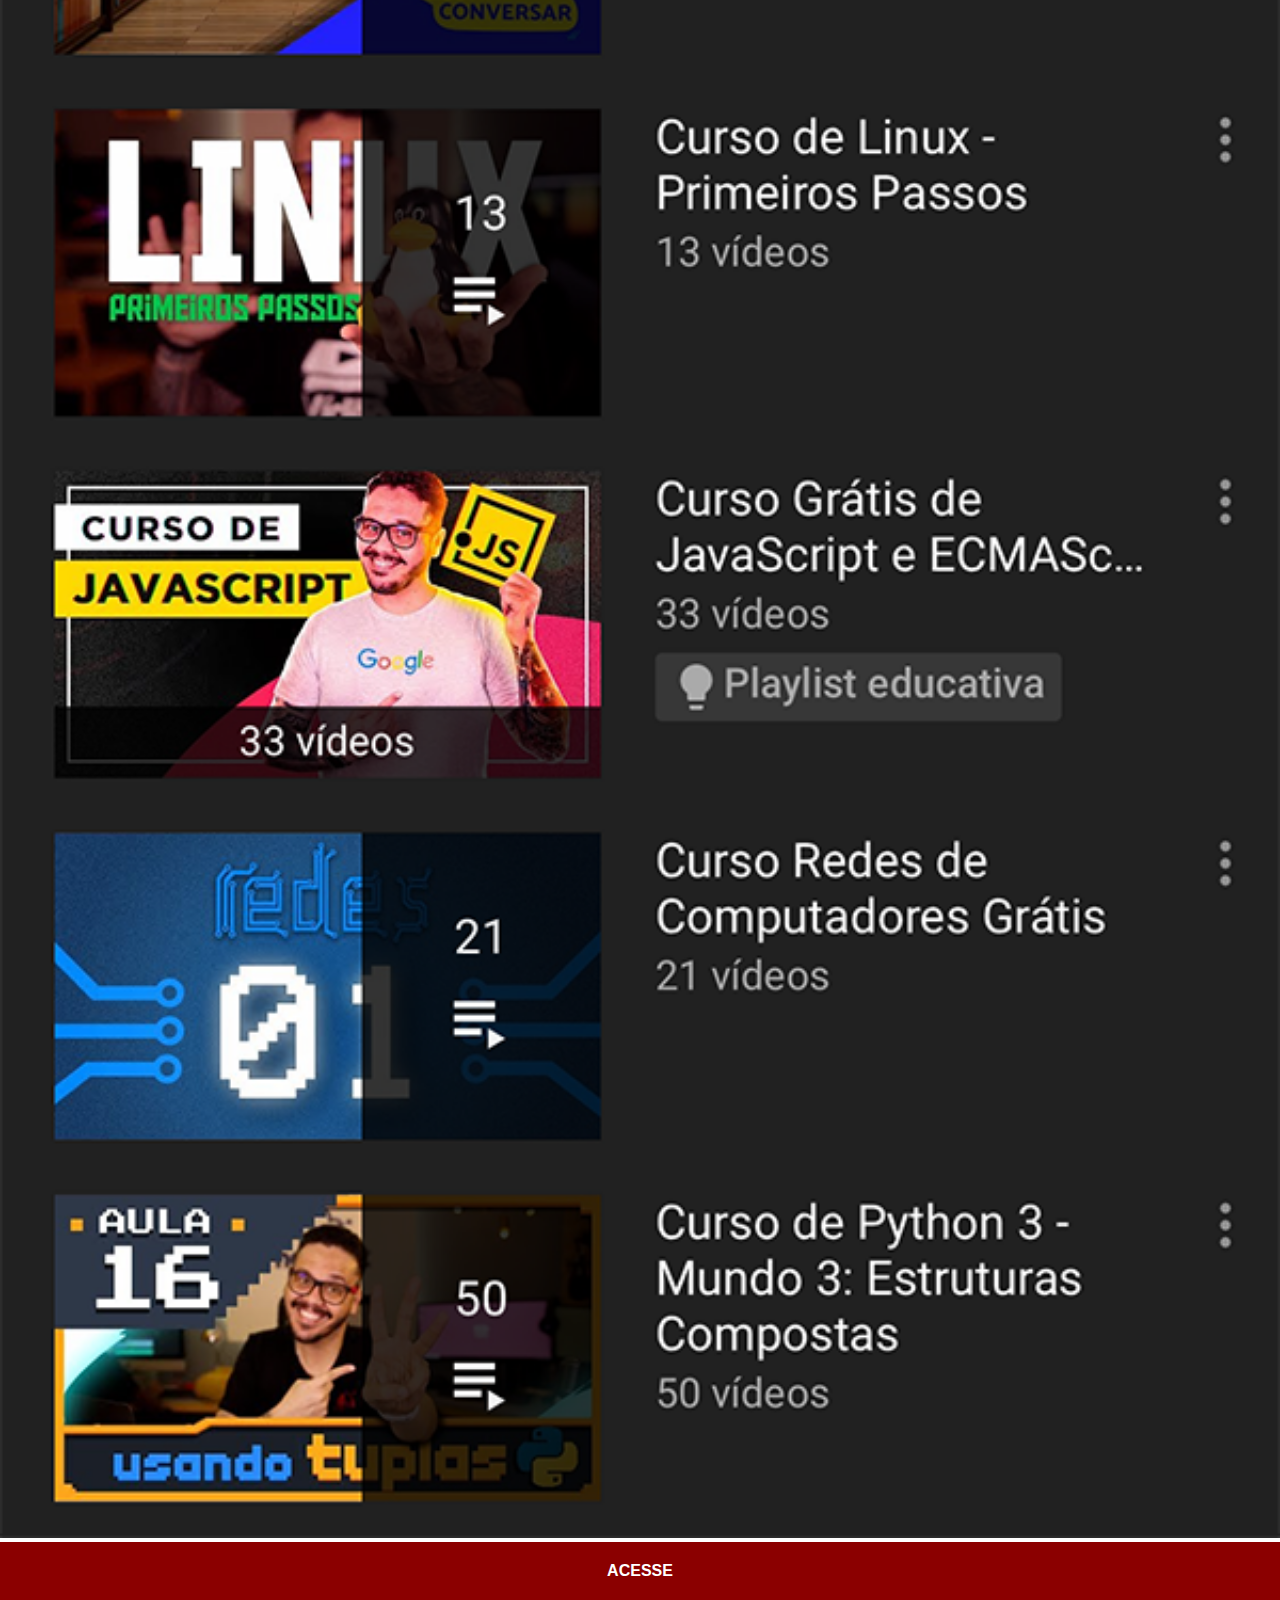
<file: youtube.html>
<!DOCTYPE html>
<html lang="pt-br">
<head>
    <meta charset="UTF-8">
    <meta http-equiv="X-UA-Compatible" content="IE=edge">
    <meta name="viewport" content="width=device-width, initial-scale=1.0">
    <title>Youtube</title>
    <link rel="stylesheet" href="estilos/social.css">
</head>
<body>
    <img src="imagens/tela-youtube.png" alt="youtube">
    <a href="https://www.youtube.com/@malightdesign/videos" target="_blank">ACESSE</a>

</body>
</html>
</file>
<file: estilos/style.css>
@charset "UTF-8";

*{
    margin: 0px;
    padding: 0px;
    font-family: Arial, Helvetica, sans-serif;
}
html, body{
    width: 100vw;
    height: 100vh;
    background-color: black;
}
body{
    background: url(../imagens/fundo-madeira.jpg) no-repeat top center;
    background-size: cover;
    background-attachment: fixed;
}
main{
    position: relative;
    height: 100vh;
    
}
iframe{
    
}
section#telefone{
    position: absolute;
    top: 50%;
    left: 50%;
    transform: translate(-50%, -50%);
    height: 627px;
    width: 311px;
    background-color: blue;
    background: url(../imagens/frame-iphone.png) no-repeat;
    
}
iframe#tela {
    position: relative;
    top: 80px;
    left: 22px;
    width: 267px;
    height: 471px;
   

}
section#redessociais{
    text-align: right;
    padding: 0px;
}
section#redessociais img{
    margin: 10px;
    width: 50px;
    border-radius: 50%;
    box-shadow: 2px 2px 5px rgba(0, 0, 0, 0.26);
    box-sizing: border-box;
    
}
section#redessociais img:hover{
    border: 2px solid rgba(255, 255, 255, 0.708);
    transform: translate(-3px, -3px);
    box-shadow: 5px 5px 10px rgba(0, 0, 0, 0.733);
    transition: transform 0.4s, border .2s; 


}
</file>
<file: estilos/social.css>
@charset "UTF-8";
*{
    margin: 0px;
    padding: 0px;
    font-family: Arial, Helvetica, sans-serif;
}
::-webkit-scrollbar{
    width: 0px;
    height: 0px;
}
img{
    width: 100vw;
}
a{
    padding: 20px;
    display: block;
    background-color: darkred;
    color: white;
    text-align: center;
    font-weight: bolder;
    text-decoration: none;

}
a:hover{
    background-color: red;
}
</file>
